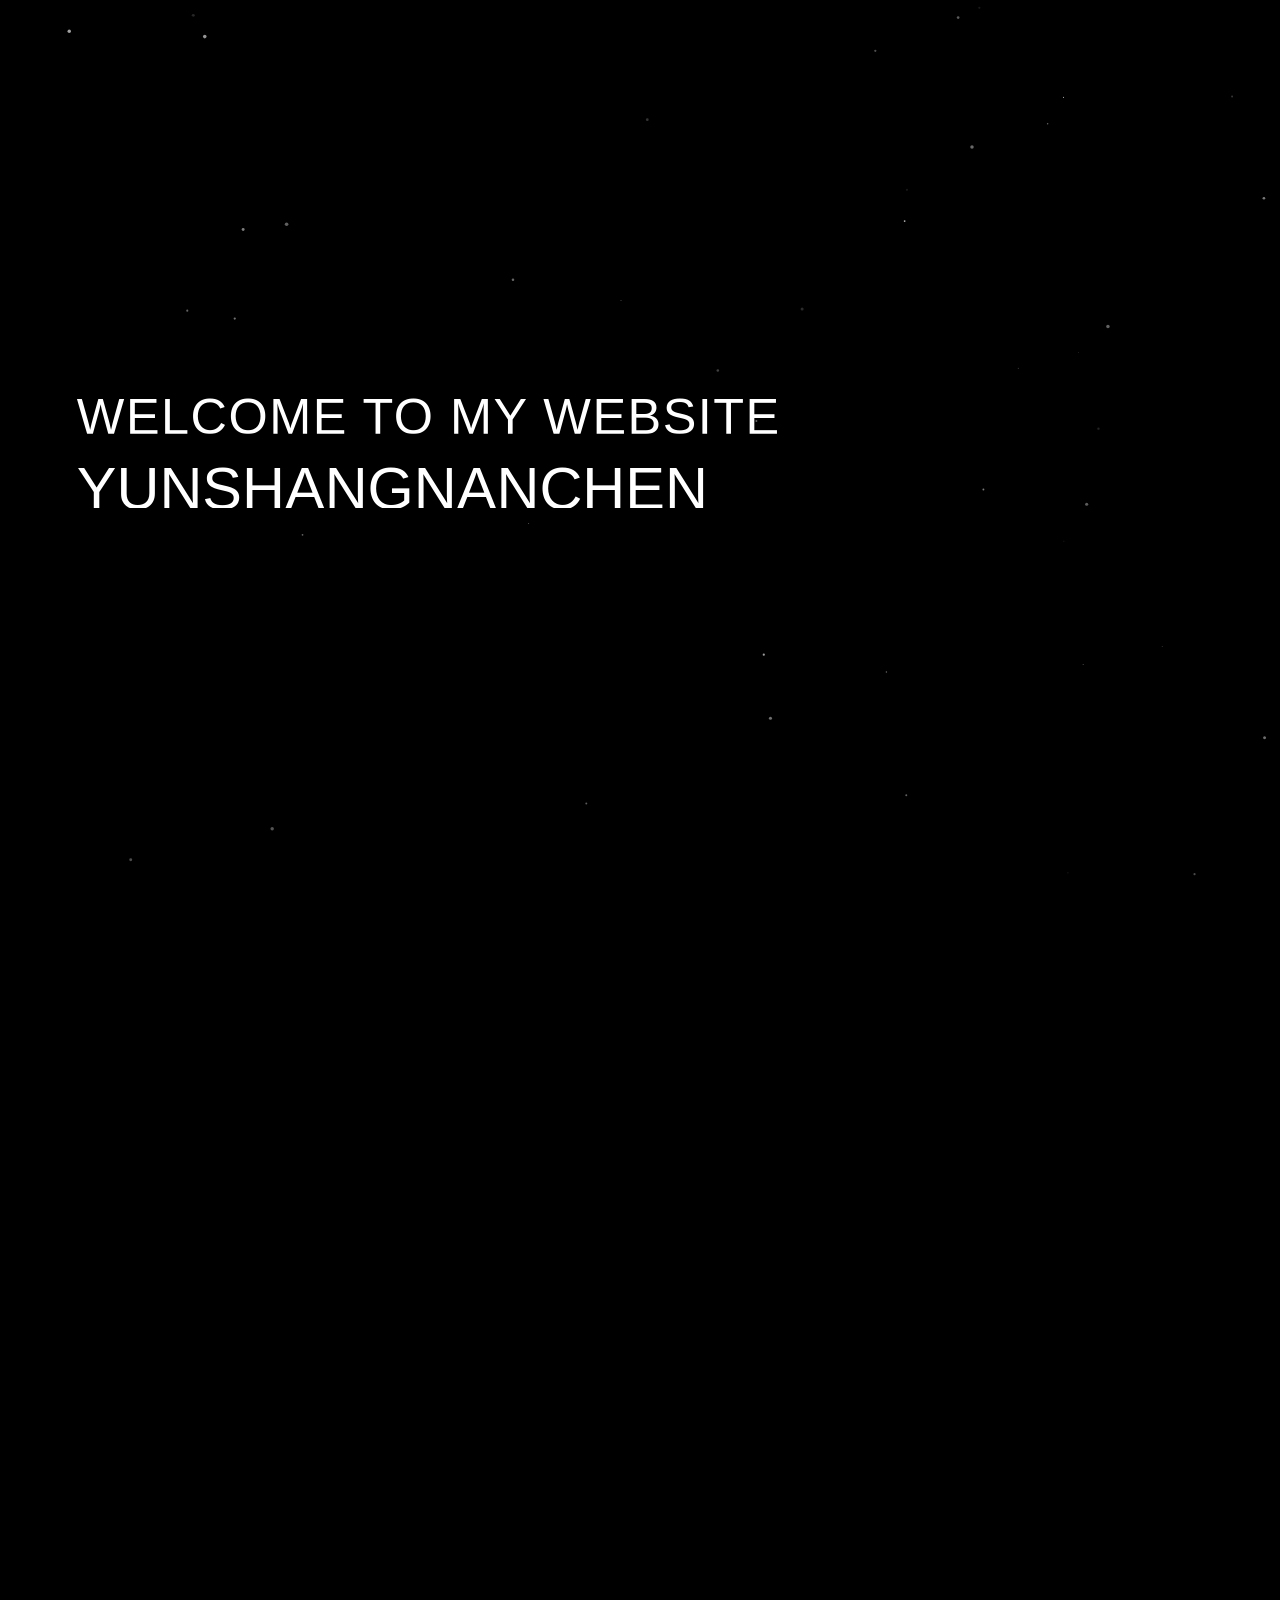
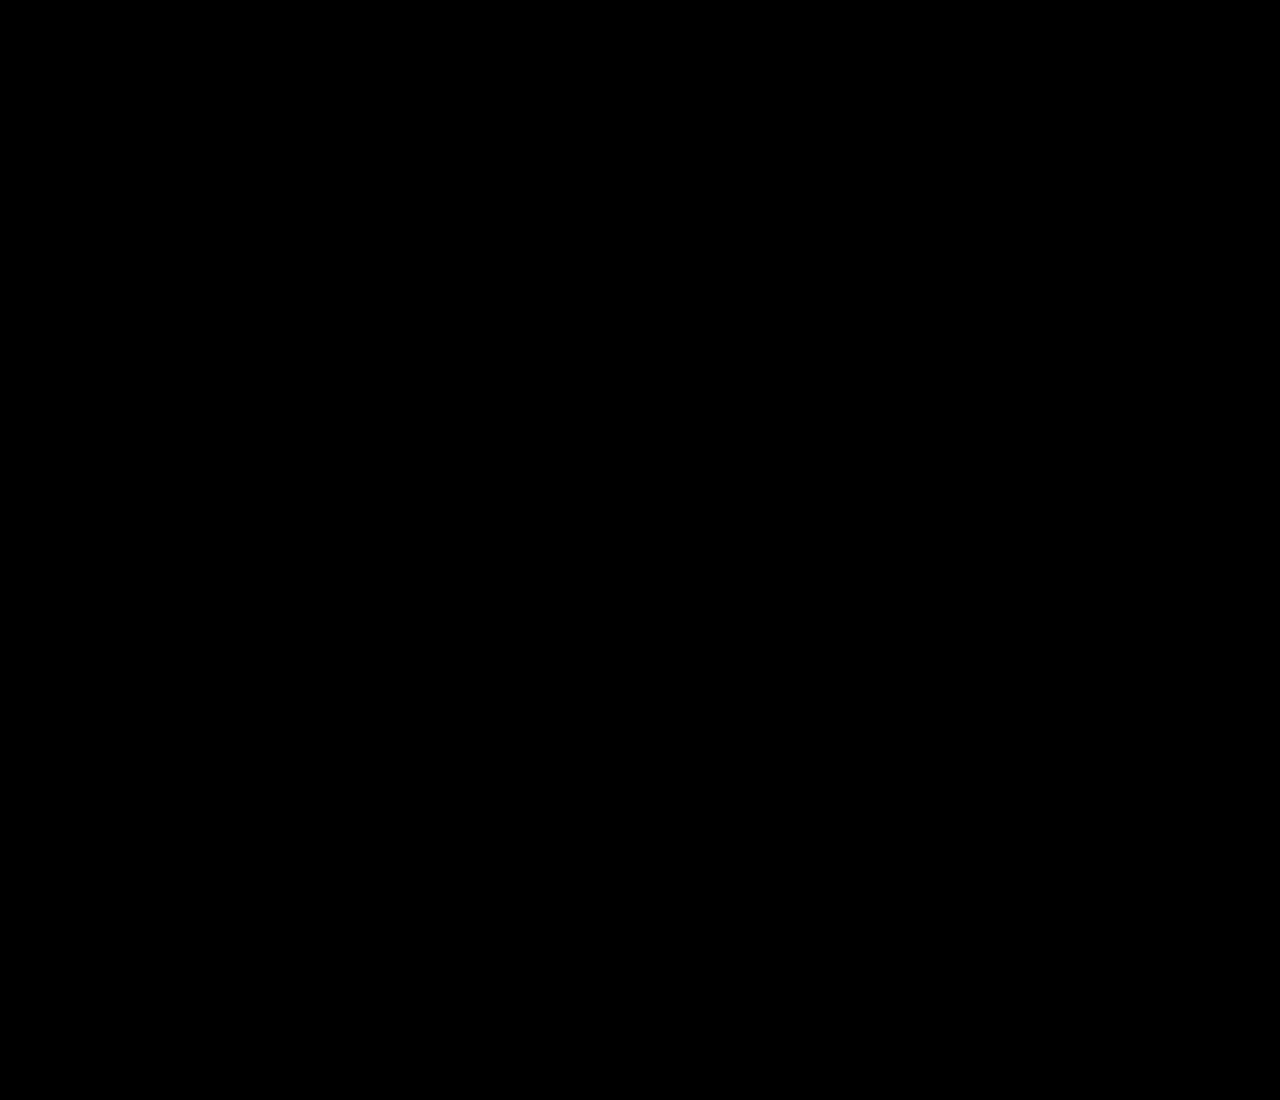
<file: index.html>
<!DOCTYPE html>
<html lang="zh-CN" data-page-node-id="CMomsHvpsPiCHzRTmp3KDl">
<head data-page-node-id="2MNUG43I93VpuBiLbAgdzu">
  <meta charset="UTF-8" data-page-node-id="64YjpBh4D8mpE6q3HvPfvX" />
  <meta name="viewport" content="width=device-width, initial-scale=1.0" data-page-node-id="4stB3K8bQ7zsEUKWL4zrvz" />
  <title>YUNSHANGNANCHEN</title>
  <meta name="theme-color" content="#000000" />
  <link rel="icon" type="image/svg+xml" href="assets/logo.svg" />
  <link rel="stylesheet" href="css/style.css?v=117" data-page-node-id="xi2WTGAs6AS8JpZ8TPHPvP" />
  <script>
    /* 同步执行：上一页点了站内链接时，新页面第一帧就用黑幕盖住，避免闪白 */
    try {
      if (sessionStorage.getItem('ncj:leaving') === '1') {
        document.documentElement.classList.add('veil-on');
      }
    } catch (e) {}
  </script>
</head>
<body data-page-node-id="3wuwwss1HHMGagCuVJLrpc">

  <!-- 页面转场黑幕（默认透明，由 transition.js 控制） -->
  <div class="page-veil" id="pageVeil" aria-hidden="true"></div>

  <!-- 开场动画：纯黑底 + 漂浮粒子，两行文字各自从口子中上滑，下部约 1/6 被遮 -->
  <div class="intro" id="intro" data-page-node-id="gmZumyNvQwBCX7d4s9kwio">
    <canvas class="intro-particles" id="introParticles" data-page-node-id="wjO3qM5lkaVBfbbZ6LdyNf"></canvas>
    <div class="intro-text" data-page-node-id="oNyN37RazAX4IH19oU377O">
      <div class="intro-mask intro-mask-1" data-page-node-id="g0696T8Ggvs6lI93uFvdkI">
        <p class="intro-line-1" data-page-node-id="2AqgUL0Sl02CdicPx9EwDz">WELCOME TO MY WEBSITE</p>
      </div>
      <div class="intro-mask intro-mask-2" data-page-node-id="EZa0DHFJXXiLNdZC1hEUEb">
        <p class="intro-line-2" data-page-node-id="VyPwjm8tZ0U2SrPURVpEtP">YUNSHANGNANCHEN</p>
      </div>
    </div>
  </div>

  <!-- 顶部菜单栏 -->
  <header class="navbar" id="navbar" data-page-node-id="tLH7QWXFhQgvysTHH48VTb">
    <a class="brand" href="#about" aria-label="前往关于我" data-page-node-id="etDKcoJkEc8r1qQVMn0QqQ">NANCHEN JIAJIA</a>
    <a class="logo" href="archive.html" aria-label="ARCHIVE" data-page-node-id="logoCenter">
      <img src="assets/logo.svg" alt="NanchenJiaJia Logo" data-page-node-id="logoImg" />
    </a>
    <nav class="menu" id="siteMenu" data-page-node-id="GOBhbCWQL1AJrhl53Gaj3I">
      <a href="#top" data-page-node-id="w6ItoGabniVZ53dACxnwRy"><span>HOME</span></a>
      <a href="studio.html" data-page-node-id="menuMusic"><span>STUDIO</span></a>
      <a href="github.html" data-page-node-id="menuGithub"><span>GITHUB</span></a>
      <a href="archive.html" data-page-node-id="menuArchive"><span>ARCHIVE</span></a>
    </nav>
    <button class="menu-toggle" id="menuToggle" type="button"
            aria-label="打开菜单" aria-controls="siteMenu" aria-expanded="false">
      <span class="bar"></span><span class="bar"></span><span class="bar"></span>
    </button>
  </header>

  <!-- 首屏：整屏图片；下滑时可视区（hero-frame）上下收窄，
       图片在可视区内始终居中，超出部分被裁切 -->
  <section class="hero" id="top" data-page-node-id="KgvQxsZ8oDL5ysFWUQUDG8">
    <div class="hero-sticky" data-page-node-id="NVcH6xXAY5ihn2E830Fe0I">
      <div class="hero-frame" id="heroFrame" data-page-node-id="mLigf4EAoz86CMJoN8oRe2">
        <img class="hero-img" id="heroImg" src="assets/hero.jpeg" alt="主页插画" data-page-node-id="cmiTPvZWBDqff84hfwURDB" />
        <div class="crop-edge" id="cropEdge" data-page-node-id="wtJ5oF1LWXTmAtdnpd4nV1"></div>
        <div class="hero-caption" data-page-node-id="fMmhPz6qUuo14KSA81J7Kf">
          <p class="caption-line" data-page-node-id="xjKGExhAEB7SFgev4134CY">“记忆决定意识，亦或是意识存在记忆”</p>
        </div>
      </div>
      <div class="scroll-hint" id="scrollHint" data-page-node-id="6fdAtPF1aoWAowXJ8LThmx">
        <span class="arrow" data-page-node-id="7etQn3s9V4CLfdgUpi9akq">↓</span>
        <span data-page-node-id="S1YEBNEIveJv0aPvKnQMWt">向下滚动</span>
      </div>
    </div>
  </section>

  <!-- 下滑出的内容：关于我 -->
  <main class="content" data-page-node-id="DnAUJldxDW2mPXIaaj1EIJ">
    <!-- 关于我：左边方框头像，右边名字 + 代码风格介绍，两者垂直居中对齐；
         三位成员轮流展示，每人打印完停留 1.5 秒后自动切到下一位（用斜杠 // 区分） -->
    <section class="about panel" id="about" data-page-node-id="eAjT1emfOIlSxi6aDwGyXV">
      <div class="about-row">
        <figure class="about-avatar" id="aboutAvatarBox" data-page-node-id="aboutAvatarBox">
          <img class="about-avatar-img" id="aboutAvatar" src="assets/avatar-yunshangnanchen.jpg"
               alt="头像" data-page-node-id="aboutAvatarImg" />
          <!-- 像素化 + 打印层：黑白、彩色两张 48×48 画布由 script.js 绘制 -->
          <div class="av-print" id="avPrint" aria-hidden="true">
            <canvas class="av-px av-px--mono" id="avMono" width="48" height="48"></canvas>
            <canvas class="av-px av-px--color" id="avColor" width="48" height="48"></canvas>
            <span class="av-scan" id="avScan"></span>
          </div>
        </figure>
        <div class="about-text" data-page-node-id="aboutText">
          <!-- 代码风格的「关于我」：每行 行号 | 内容，由 script.js 按当前成员动态渲染 -->
          <div class="code-block" data-page-node-id="codeBlock">
            <div class="code-body" id="codeBody"></div>
          </div>
        </div>
      </div>
      <!-- 三位成员切换器：三个横杠，位于头像+介绍的正下方居中；点击切换（点击后停止自动轮播） -->
      <div class="people-switch" id="peopleSwitch" role="tablist" aria-label="切换成员"></div>
    </section>

    <footer class="footer" data-page-node-id="xrzIpXdblV87m3LR51BMRI">
      <span data-page-node-id="GH4KpCzc6vsJT3GAPHmBxa">© 2026 YUNSHANGNANCHEN</span>
    </footer>
  </main>

  <!-- 全站漂浮粒子：固定在窗口上，白色微光点从下往上缓缓浮起 -->
  <canvas class="bg-particles" id="bgParticles" aria-hidden="true" data-page-node-id="bgParticles"></canvas>

  <script src="vendor/gsap.min.js"></script>
  <script src="vendor/ScrollTrigger.min.js"></script>
  <script src="js/particles.js?v=1"></script>
  <script src="js/transition.js?v=2"></script>
  <script src="js/nav.js?v=1"></script>
  <script src="js/script.js?v=56"></script>
  <script src="js/bgm.js?v=10"></script>
</body>
</html>
</file>
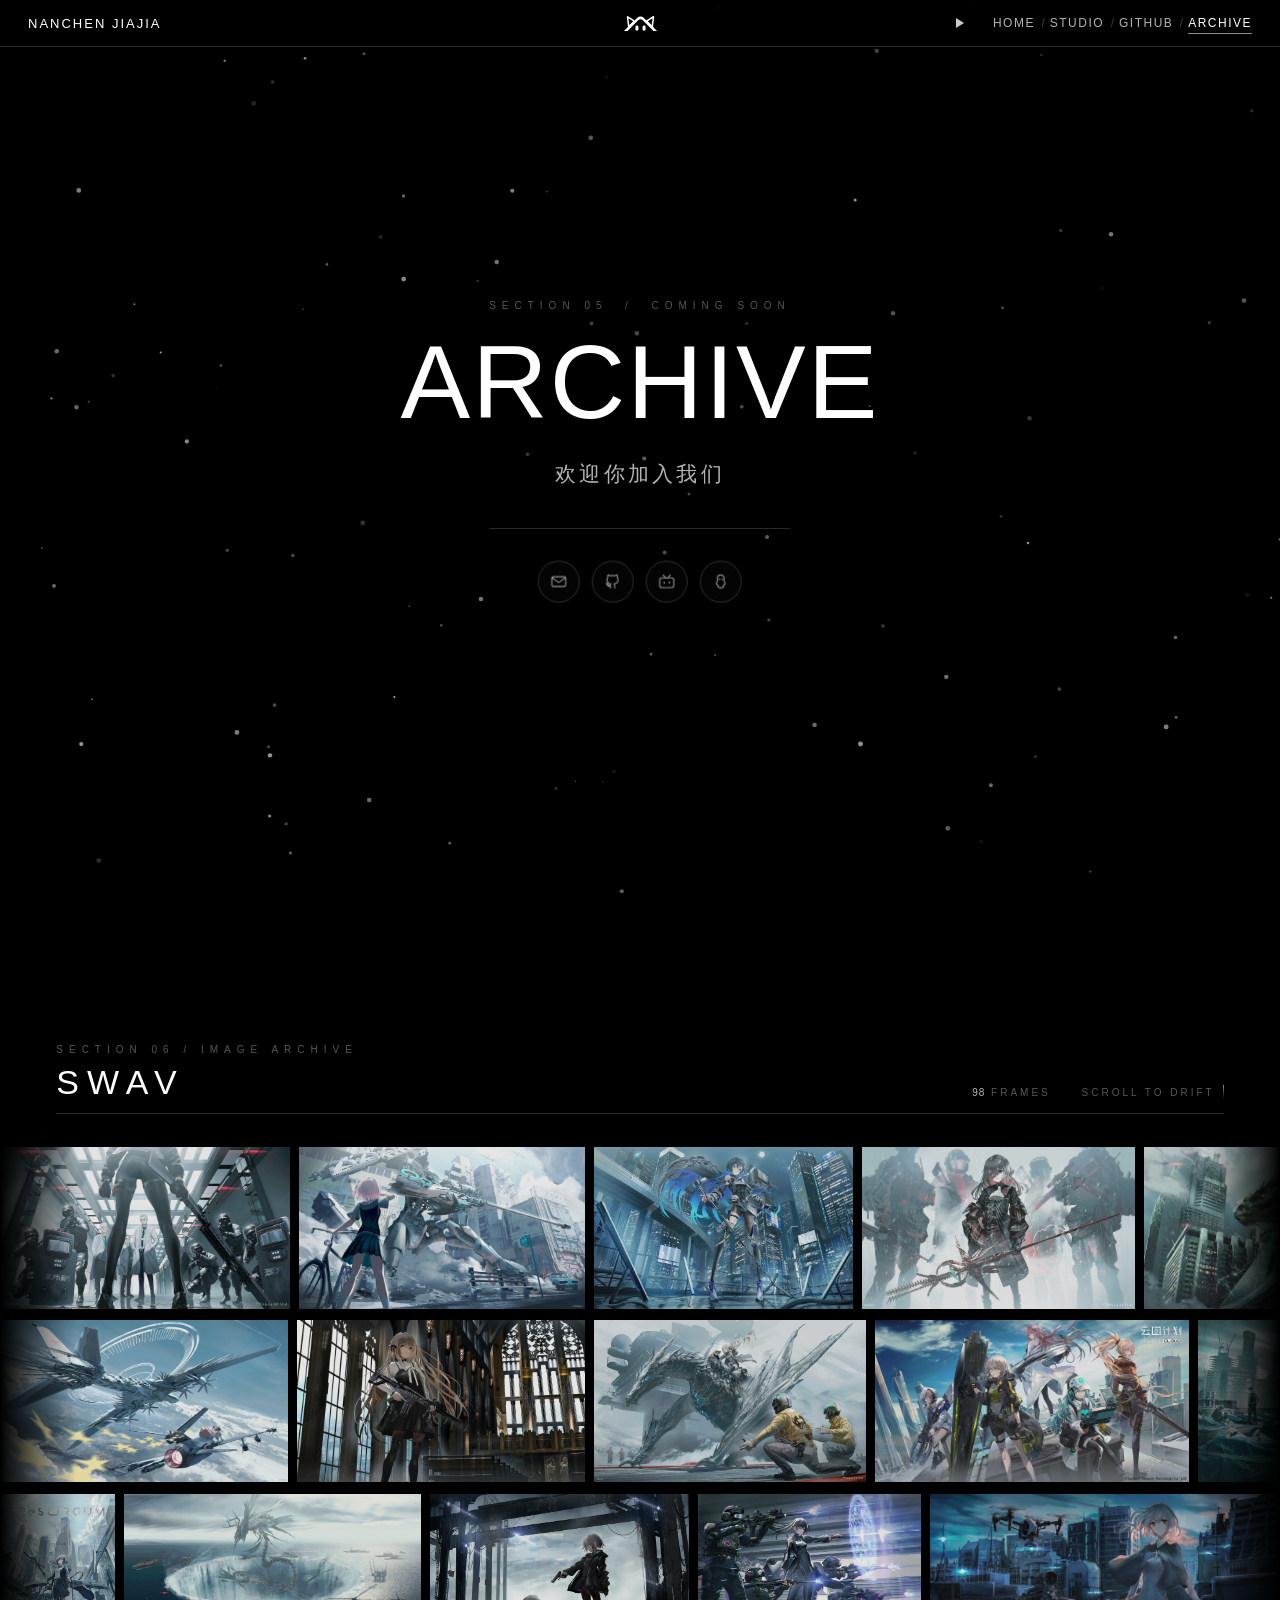
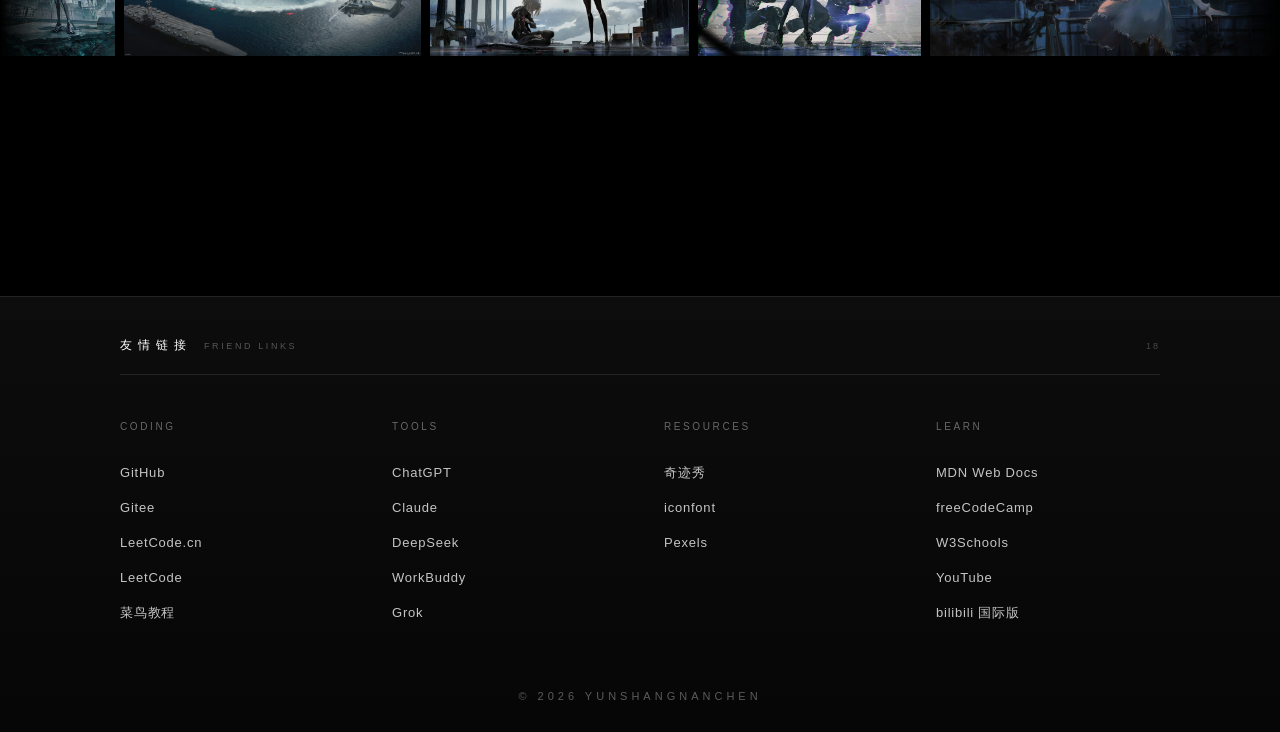
<file: archive.html>
<!DOCTYPE html>
<html lang="zh-CN">
<head>
  <meta charset="UTF-8" />
  <meta name="viewport" content="width=device-width, initial-scale=1.0" />
  <title>ARCHIVE — YUNSHANGNANCHEN</title>
  <meta name="theme-color" content="#000000" />
  <link rel="icon" type="image/svg+xml" href="assets/logo.svg" />
  <link rel="stylesheet" href="css/style.css?v=117" />
  <!-- 同步执行：上一页点了站内链接时，新页面第一帧就用黑幕盖住，避免闪白 -->
  <script>
    try {
      document.documentElement.classList.add('js-on');
      if (sessionStorage.getItem('ncj:leaving') === '1') {
        document.documentElement.classList.add('veil-on');
      }
    } catch (e) {}
  </script>
</head>
<body>

  <!-- 页面转场黑幕（默认透明，由 transition.js 控制） -->
  <div class="page-veil" id="pageVeil" aria-hidden="true"></div>

  <!-- 漂浮粒子背景：与主页同款，固定铺满视口、位于内容之下 -->
  <canvas class="bg-particles" id="bgParticles" aria-hidden="true"></canvas>

  <!-- 顶部菜单栏（与主页一致，ARCHIVE 为当前页） -->
  <header class="navbar" id="navbar">
    <a class="brand" href="github.html" aria-label="前往 GITHUB">NANCHEN JIAJIA</a>
    <a class="logo" href="archive.html" aria-label="ARCHIVE">
      <img src="assets/logo.svg" alt="NanchenJiaJia Logo" />
    </a>
    <nav class="menu" id="siteMenu">
      <a href="index.html"><span>HOME</span></a>
      <a href="studio.html"><span>STUDIO</span></a>
      <a href="github.html"><span>GITHUB</span></a>
      <a href="archive.html" class="active"><span>ARCHIVE</span></a>
    </nav>
    <button class="menu-toggle" id="menuToggle" type="button"
            aria-label="打开菜单" aria-controls="siteMenu" aria-expanded="false">
      <span class="bar"></span><span class="bar"></span><span class="bar"></span>
    </button>
  </header>

  <!-- 主体：ARCHIVE 页
       1) SECTION 05 / ARCHIVE / 欢迎你加入我们 逐字打字入场
       2) 打完后等高线背景淡入，并持续缓慢流动
       3) logo.svg 被采样成粒子点阵，从四处飞入拼成 logo（archive.js） -->
  <main class="archive-page">
    <div class="arc-grid">

      <div class="arc-text">
        <p class="arc-kicker">
          <span class="arc-type" data-type="SECTION 05  /  COMING SOON">SECTION 05  /  COMING SOON</span>
        </p>
        <h1 class="arc-title">
          <span class="arc-type arc-type--xl" data-type="ARCHIVE">ARCHIVE</span>
        </h1>
        <p class="arc-desc">
          <span class="arc-type" data-type="欢迎你加入我们">欢迎你加入我们</span>
        </p>
        <div class="arc-rule" aria-hidden="true"></div>

        <!-- 联系方式圆形按钮：链接先占位，后续替换 href 即可 -->
        <div class="arc-social" aria-label="联系方式">
          <a class="arc-soc" href="mailto:DYBAGE@outlook.com" aria-label="邮箱" title="邮箱">
            <svg viewBox="0 0 24 24" fill="none" stroke="currentColor" stroke-width="1.5"
                 stroke-linecap="round" stroke-linejoin="round" aria-hidden="true">
              <rect x="2.75" y="5.5" width="18.5" height="13" rx="2.2" />
              <path d="m3.4 7.1 8.6 6.1 8.6-6.1" />
            </svg>
          </a>
          <a class="arc-soc" href="https://github.com/canfengplaeir" target="_blank" rel="noopener noreferrer"
             aria-label="GitHub" title="GitHub">
            <svg viewBox="0 0 24 24" fill="none" stroke="currentColor" stroke-width="1.5"
                 stroke-linecap="round" stroke-linejoin="round" aria-hidden="true">
              <path d="M9 20.2v-2.1c-3.2.6-4-1.4-4-1.4-.5-1.2-1.2-1.5-1.2-1.5-1-.7.1-.7.1-.7 1.1.1 1.7 1.2 1.7 1.2 1 1.7 2.6 1.2 3.2.9.1-.8.4-1.3.8-1.6-2.6-.3-5.3-1.3-5.3-5.7 0-1.3.5-2.3 1.2-3.1-.1-.3-.5-1.5.1-3.1 0 0 1-.3 3.2 1.2a11 11 0 0 1 5.8 0c2.2-1.5 3.2-1.2 3.2-1.2.6 1.6.2 2.8.1 3.1.8.8 1.2 1.8 1.2 3.1 0 4.4-2.7 5.4-5.3 5.7.4.4.8 1.1.8 2.2v3.3" />
            </svg>
          </a>
          <a class="arc-soc" href="https://www.bilibili.com/" target="_blank" rel="noopener noreferrer"
             aria-label="哔哩哔哩" title="哔哩哔哩">
            <svg viewBox="0 0 24 24" fill="none" stroke="currentColor" stroke-width="1.5"
                 stroke-linecap="round" stroke-linejoin="round" aria-hidden="true">
              <rect x="2.6" y="7" width="18.8" height="13" rx="3" />
              <path d="m7.2 3.2 3.3 3.8M16.8 3.2l-3.3 3.8M8.5 12.3v2.1M15.5 12.3v2.1" />
            </svg>
          </a>
          <a class="arc-soc" href="https://wpa.qq.com/msgrd?v=3&amp;uin=2147606879&amp;site=qq&amp;menu=yes"
             target="_blank" rel="noopener noreferrer" aria-label="QQ" title="QQ">
            <svg viewBox="0 0 24 24" fill="none" stroke="currentColor" stroke-width="1.5"
                 stroke-linecap="round" stroke-linejoin="round" aria-hidden="true">
              <path d="M12 3.2c-2.7 0-4.6 2.2-4.6 5.1 0 .9.2 1.7.5 2.4-1 1.2-1.7 2.8-1.7 4 0 .7.4 1 1 .9.5.9 1.1 1.5 1.7 1.9-.4.3-.6.7-.6 1 0 .9 1 1.6 2.3 1.6h2.8c1.3 0 2.3-.7 2.3-1.6 0-.3-.2-.7-.6-1 .6-.4 1.2-1 1.7-1.9.6.1 1-.2 1-.9 0-1.2-.7-2.8-1.7-4 .3-.7.5-1.5.5-2.4 0-2.9-1.9-5.1-4.6-5.1Z" />
              <path d="M10.2 8.6h.02M13.8 8.6h.02" stroke-width="2.1" />
            </svg>
          </a>
        </div>
      </div>

      <div class="arc-visual">
        <canvas class="arc-logo" id="arcLogo" aria-hidden="true"></canvas>
        <img class="arc-logo-img" id="arcLogoImg" src="assets/logo.svg" alt="NANCHEN JIAJIA 标志" />
      </div>

    </div>
  </main>

  <!-- 图片册：三排横向长条贯穿整幅宽度，随页面滚动左右平移（gallery.js）
       上、下两排向左，中间一排向右；页面停，图就停 -->
  <section class="arc-gallery" id="arcGallery" aria-labelledby="arcGalTitle">
    <div class="arc-gal-stage">
      <div class="arc-gal-head">
        <div class="arc-gal-headline">
          <span class="arc-gal-kicker">SECTION 06  /  IMAGE ARCHIVE</span>
          <h2 class="arc-gal-title" id="arcGalTitle">SWAV</h2>
        </div>
        <div class="arc-gal-meta">
          <span class="arc-gal-count"><b id="arcGalCount">—</b> FRAMES</span>
          <span class="arc-gal-hint">SCROLL TO DRIFT<i></i></span>
        </div>
      </div>

      <div class="arc-gal-rows" id="arcGalRows">
        <div class="arc-gal-row" data-dir="-1"><div class="arc-gal-track"></div></div>
        <div class="arc-gal-row" data-dir="1"><div class="arc-gal-track"></div></div>
        <div class="arc-gal-row" data-dir="-1"><div class="arc-gal-track"></div></div>
      </div>
    </div>
  </section>

  <footer class="footer--links">
    <div class="fl-band">
      <div class="fl-head">
        <span class="fl-title">友情链接</span>
        <span class="fl-sub">FRIEND LINKS</span>
        <span class="fl-count">18</span>
      </div>
      <nav class="fl-grid" aria-label="友情链接">
        <div class="fl-col">
          <span class="fl-col-title">Coding</span>
          <a class="fl-link" href="https://github.com/" target="_blank" rel="noopener noreferrer"><span class="fl-name">GitHub</span></a>
          <a class="fl-link" href="https://gitee.com/" target="_blank" rel="noopener noreferrer"><span class="fl-name">Gitee</span></a>
          <a class="fl-link" href="https://leetcode.cn/" target="_blank" rel="noopener noreferrer"><span class="fl-name">LeetCode.cn</span></a>
          <a class="fl-link" href="https://leetcode.com/" target="_blank" rel="noopener noreferrer"><span class="fl-name">LeetCode</span></a>
          <a class="fl-link" href="https://www.runoob.com/" target="_blank" rel="noopener noreferrer"><span class="fl-name">菜鸟教程</span></a>
        </div>
        <div class="fl-col">
          <span class="fl-col-title">Tools</span>
          <a class="fl-link" href="https://chatgpt.com/" target="_blank" rel="noopener noreferrer"><span class="fl-name">ChatGPT</span></a>
          <a class="fl-link" href="https://claude.ai/" target="_blank" rel="noopener noreferrer"><span class="fl-name">Claude</span></a>
          <a class="fl-link" href="https://chat.deepseek.com/" target="_blank" rel="noopener noreferrer"><span class="fl-name">DeepSeek</span></a>
          <a class="fl-link" href="https://www.workbuddy.cn/" target="_blank" rel="noopener noreferrer"><span class="fl-name">WorkBuddy</span></a>
          <a class="fl-link" href="https://grok.com/" target="_blank" rel="noopener noreferrer"><span class="fl-name">Grok</span></a>
        </div>
        <div class="fl-col">
          <span class="fl-col-title">Resources</span>
          <a class="fl-link" href="https://www.qijishow.com/" target="_blank" rel="noopener noreferrer"><span class="fl-name">奇迹秀</span></a>
          <a class="fl-link" href="https://www.iconfont.cn/" target="_blank" rel="noopener noreferrer"><span class="fl-name">iconfont</span></a>
          <a class="fl-link" href="https://www.pexels.com/" target="_blank" rel="noopener noreferrer"><span class="fl-name">Pexels</span></a>
        </div>
        <div class="fl-col">
          <span class="fl-col-title">Learn</span>
          <a class="fl-link" href="https://developer.mozilla.org/" target="_blank" rel="noopener noreferrer"><span class="fl-name">MDN Web Docs</span></a>
          <a class="fl-link" href="https://www.freecodecamp.org/" target="_blank" rel="noopener noreferrer"><span class="fl-name">freeCodeCamp</span></a>
          <a class="fl-link" href="https://www.w3schools.com/" target="_blank" rel="noopener noreferrer"><span class="fl-name">W3Schools</span></a>
          <a class="fl-link" href="https://www.youtube.com/" target="_blank" rel="noopener noreferrer"><span class="fl-name">YouTube</span></a>
          <a class="fl-link" href="https://www.bilibili.tv/" target="_blank" rel="noopener noreferrer"><span class="fl-name">bilibili 国际版</span></a>
        </div>
      </nav>
    </div>
    <div class="fl-copy">© 2026 YUNSHANGNANCHEN</div>
  </footer>

  <script src="vendor/gsap.min.js"></script>
  <script src="vendor/ScrollTrigger.min.js"></script>
  <script src="js/particles.js?v=1"></script>
  <script src="js/transition.js?v=2"></script>
  <script src="js/nav.js?v=1"></script>
  <script src="js/bgm.js?v=10"></script>
  <script src="js/archive.js?v=46"></script>
  <script src="js/gallery-list.js?v=1"></script>
  <script src="js/gallery.js?v=7"></script>
</body>
</html>
</file>
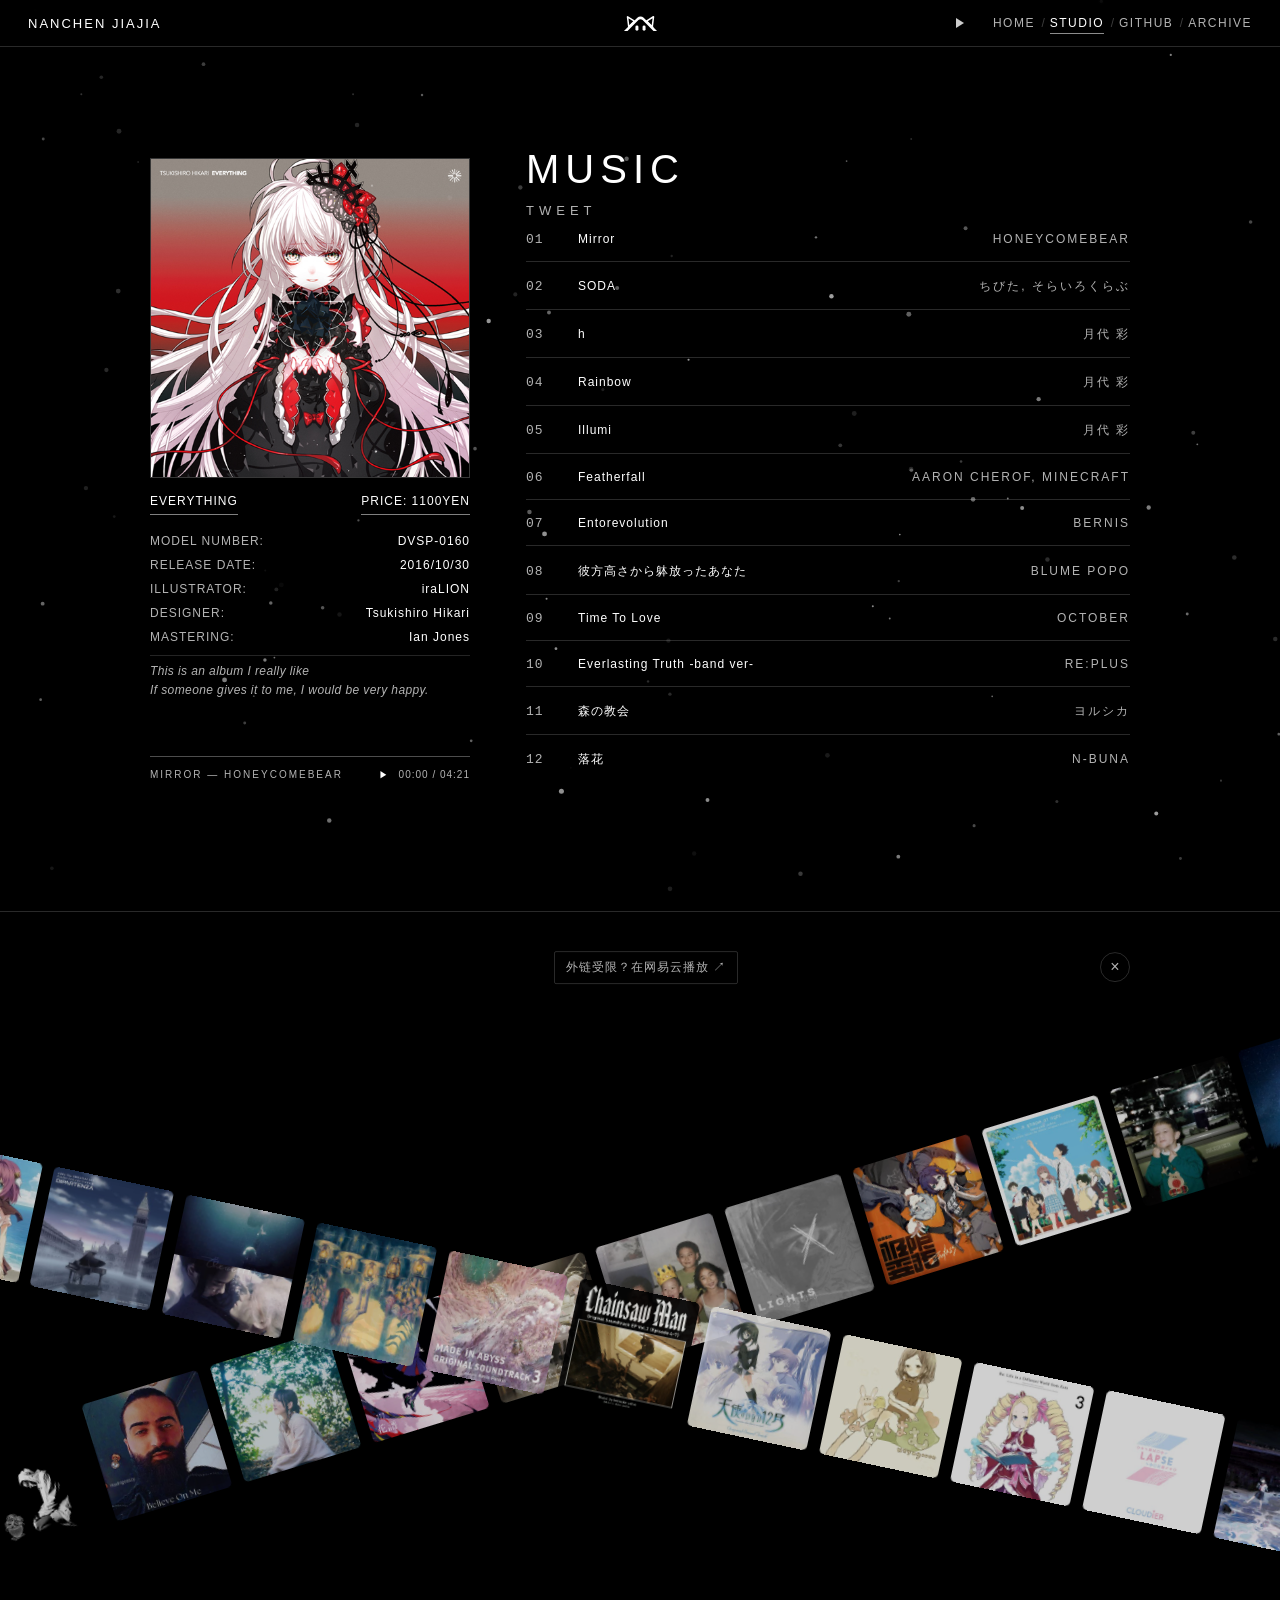
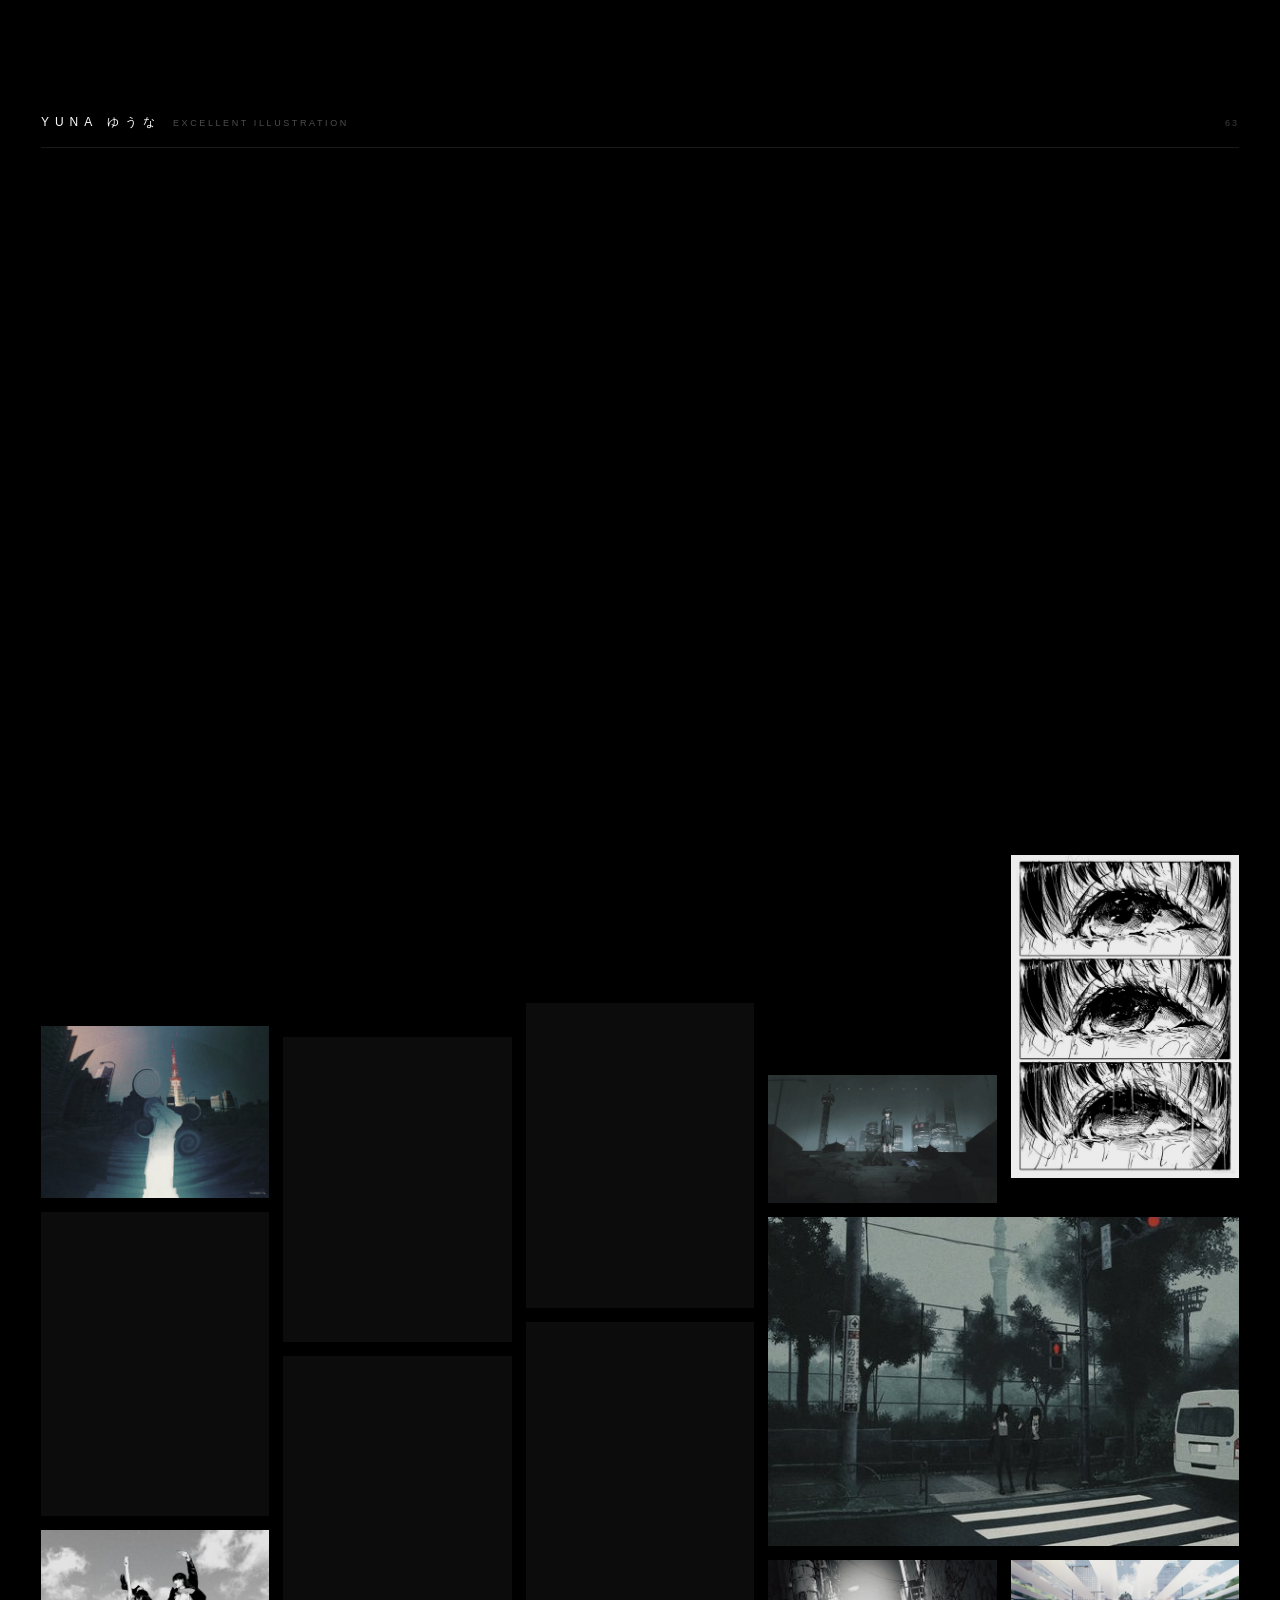
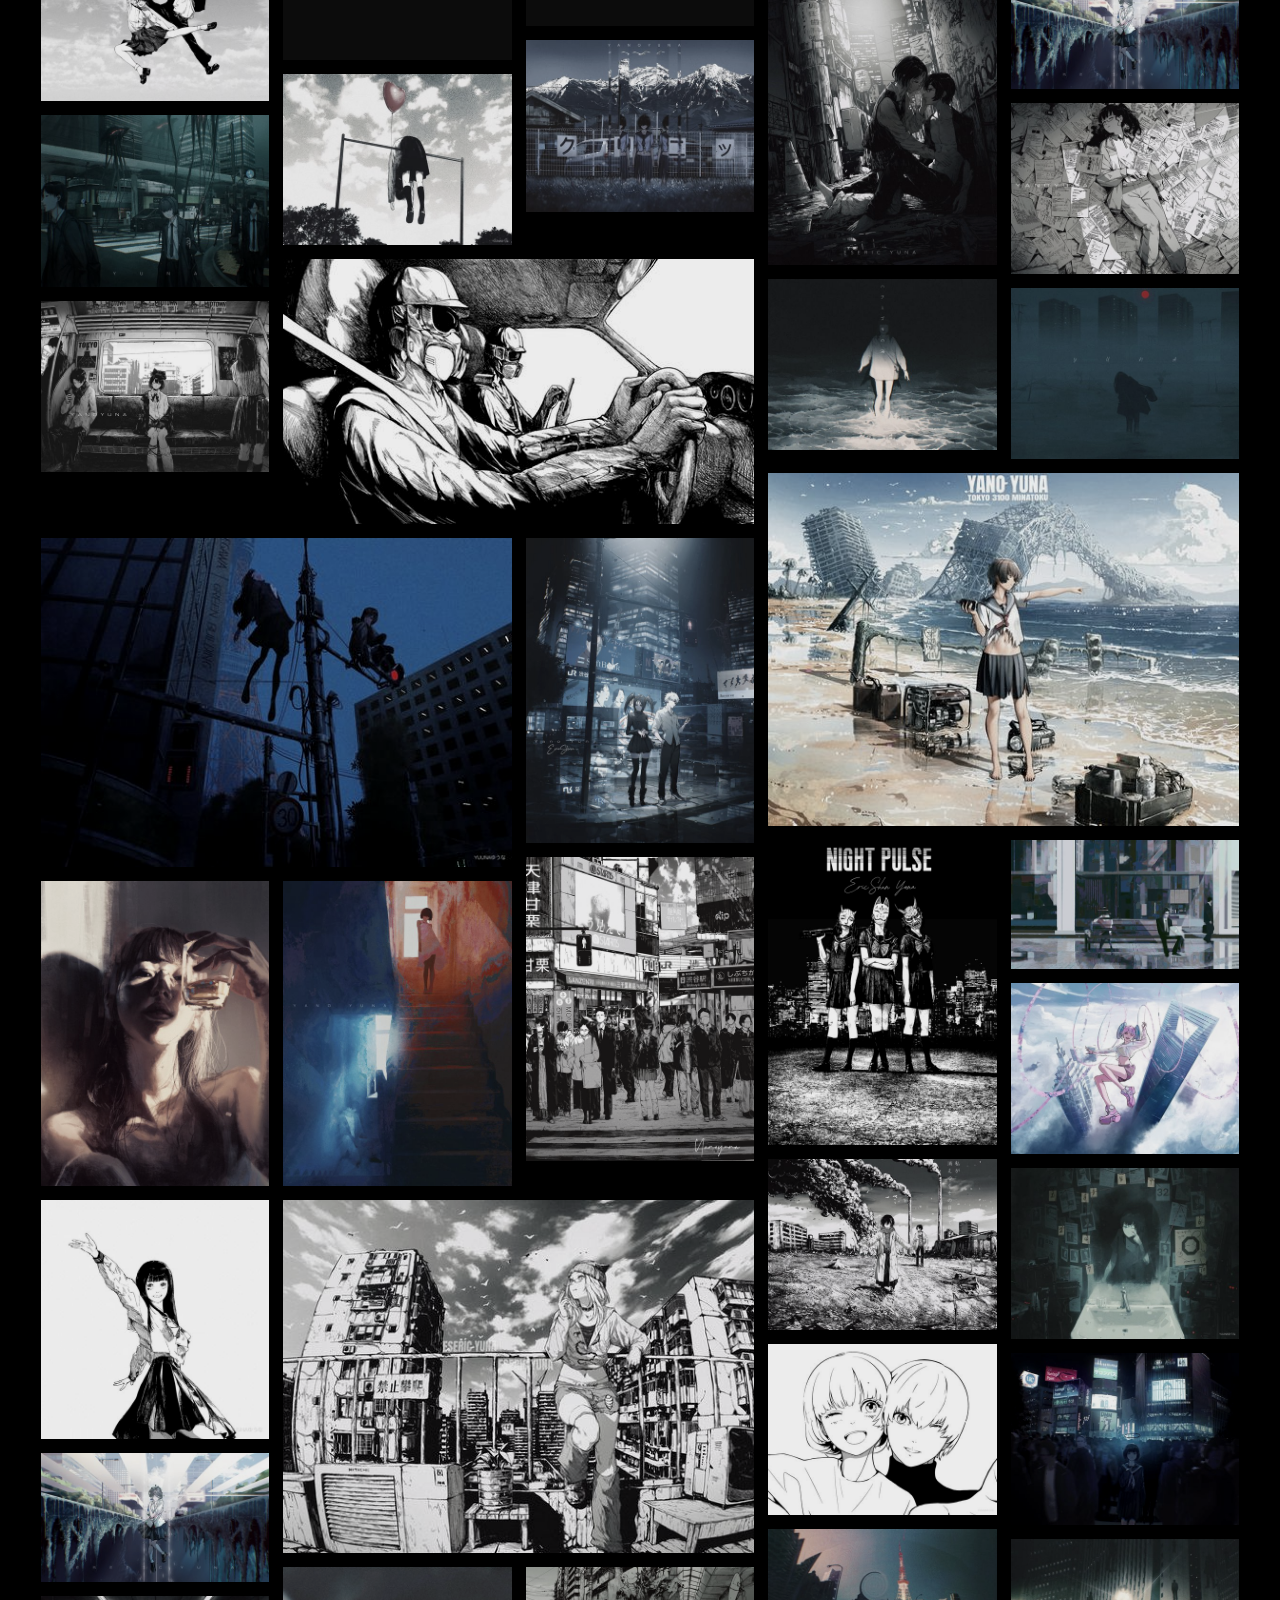
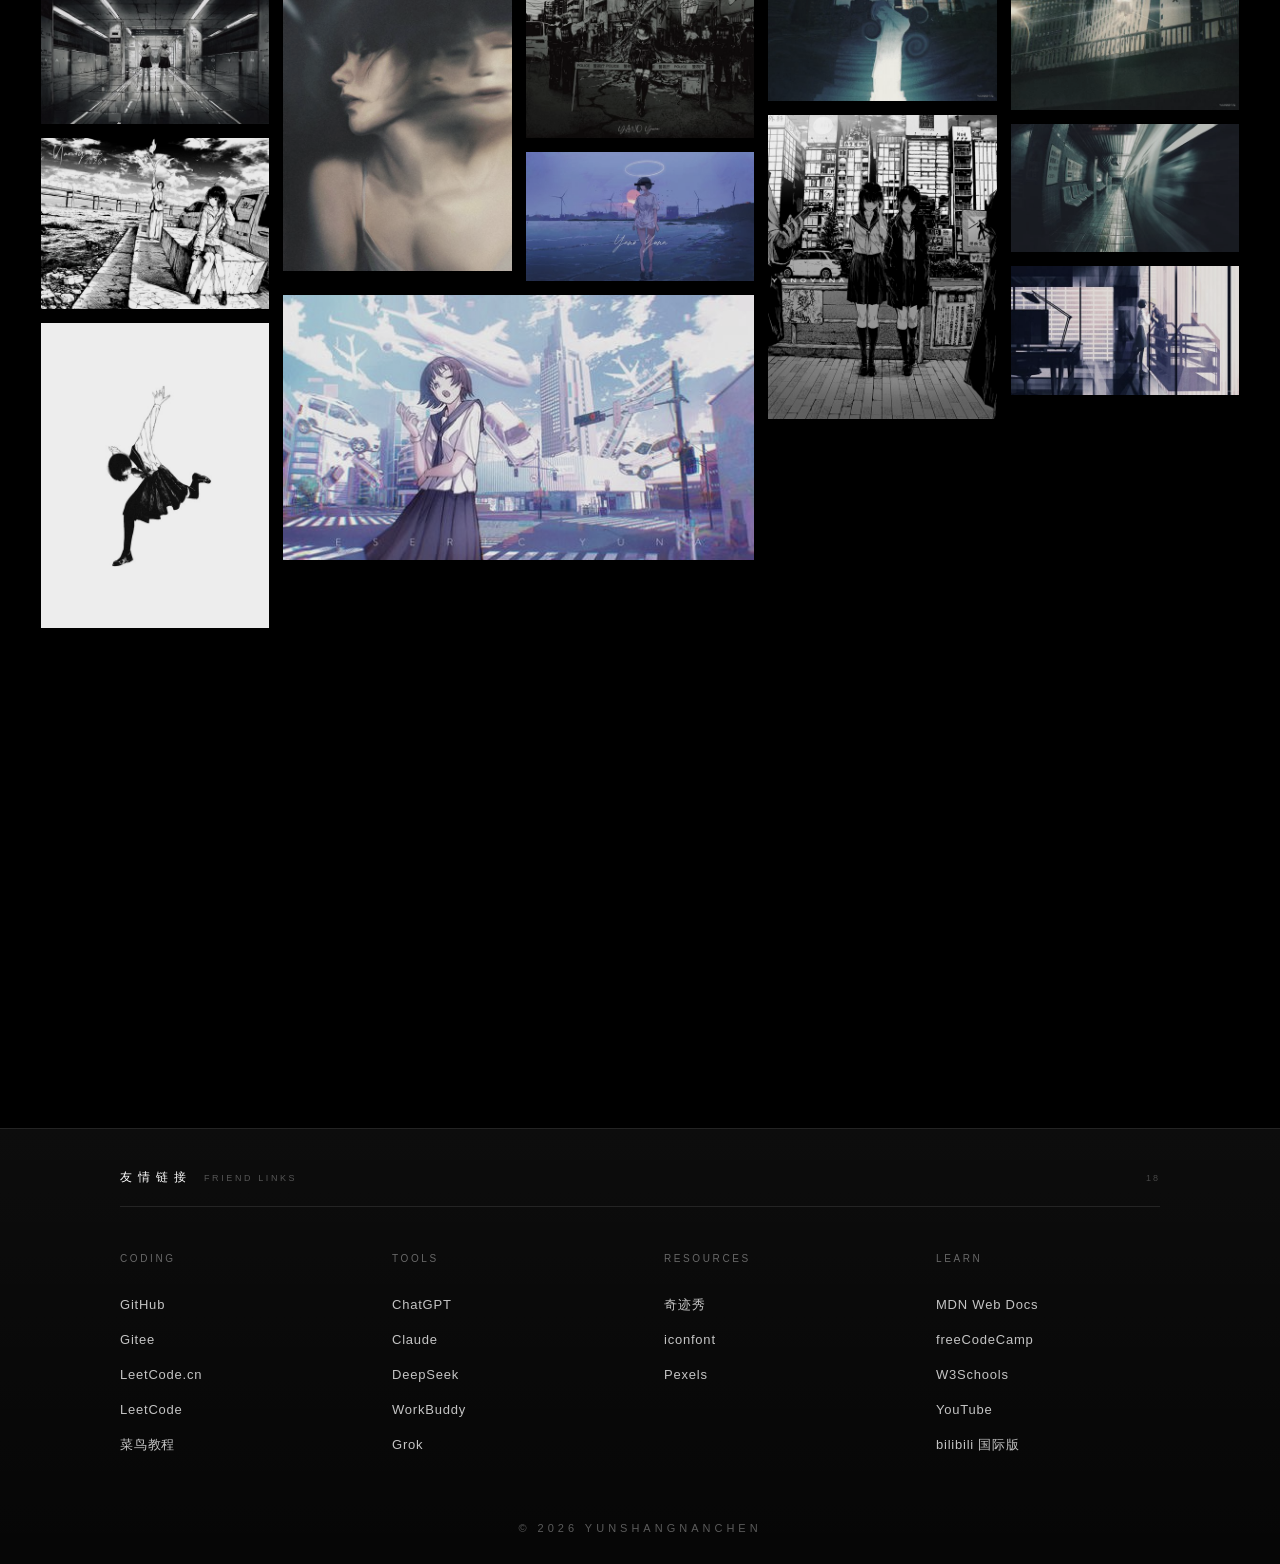
<file: studio.html>
<!DOCTYPE html>
<html lang="zh-CN">
<head>
  <meta charset="UTF-8" />
  <meta name="viewport" content="width=device-width, initial-scale=1.0" />
  <title>STUDIO — 南辰佳佳</title>
  <meta name="theme-color" content="#000000" />
  <link rel="icon" type="image/svg+xml" href="assets/logo.svg" />
  <link rel="stylesheet" href="css/style.css?v=117" />
  <!-- 同步执行：上一页点了站内链接时，新页面第一帧就用黑幕盖住，避免闪白 -->
  <script>
    try {
      if (sessionStorage.getItem('ncj:leaving') === '1') {
        document.documentElement.classList.add('veil-on');
      }
    } catch (e) {}
  </script>
</head>
<body>

  <!-- 页面转场黑幕（默认透明，由 transition.js 控制） -->
  <div class="page-veil" id="pageVeil" aria-hidden="true"></div>

  <!-- 顶部菜单栏（与主页一致，STUDIO 为当前页） -->
  <header class="navbar" id="navbar">
    <a class="brand" href="github.html" aria-label="前往 GITHUB">NANCHEN JIAJIA</a>
    <a class="logo" href="archive.html" aria-label="ARCHIVE">
      <img src="assets/logo.svg" alt="NanchenJiaJia Logo" />
    </a>
    <nav class="menu" id="siteMenu">
      <a href="index.html"><span>HOME</span></a>
      <a href="studio.html" class="active"><span>STUDIO</span></a>
      <a href="github.html"><span>GITHUB</span></a>
      <a href="archive.html"><span>ARCHIVE</span></a>
    </nav>
    <button class="menu-toggle" id="menuToggle" type="button"
            aria-label="打开菜单" aria-controls="siteMenu" aria-expanded="false">
      <span class="bar"></span><span class="bar"></span><span class="bar"></span>
    </button>
  </header>

  <!-- 主体：专辑页面 -->
<main class="music-page">
    <section class="album">
      <div class="album-left">
        <div class="album-cover">
          <img src="assets/j_m_DVSP-0160.jpg" alt="Everything — album cover" />
        </div>
        <div class="album-meta">
          <div class="meta-head">
            <span class="meta-name">Everything</span>
            <span class="meta-price">Price: 1100YEN</span>
          </div>
          <dl class="meta-list">
            <div class="meta-row"><dt>Model Number</dt><dd>DVSP-0160</dd></div>
            <div class="meta-row"><dt>Release Date</dt><dd>2016/10/30</dd></div>
            <div class="meta-row"><dt>Illustrator</dt><dd>iraLION</dd></div>
            <div class="meta-row"><dt>Designer</dt><dd>Tsukishiro Hikari</dd></div>
            <div class="meta-row"><dt>Mastering</dt><dd>Ian Jones</dd></div>
            <div class="meta-row meta-note"><dd>This is an album I really like<br>If someone gives it to me, I would be very happy.</dd>
          </dl>

          <!-- 封面文字下方的直线音频条：点一下播放/暂停 Mirror -->
        <div class="soundbar" id="soundbar" role="button" tabindex="0"
             aria-label="Mirror 播放 / 暂停" aria-pressed="false" data-state="idle">
          <canvas class="sb-spectrum" id="sbSpectrum" aria-hidden="true"></canvas>
          <span class="sb-line"><span class="sb-fill" id="sbFill"></span><span class="sb-knob" id="sbKnob"></span></span>
            <span class="sb-info">
              <span class="sb-title" id="sbTitle">Mirror — HoneyComeBear</span>
              <span class="sb-right">
                <span class="sb-icon" id="sbIcon" aria-hidden="true">▶</span>
                <span class="sb-time" id="sbTime">00:00 / 00:00</span>
              </span>
            </span>
          </div>
        </div>
      </div>
      <div class="album-info">
        <header class="album-head">
          <h1 class="album-title">Music</h1>
          <p class="album-sub">Tweet</p>
        </header>

        <ol class="tracks">
          <li class="track track-mirror" data-play="mirror" title="点击直接播放 Mirror"><span class="t-no">01</span><span class="t-title">Mirror</span><span class="t-artist">HoneyComeBear</span></li>
          <li class="track track-soda" data-play="soda" title="点击直接播放 SODA"><span class="t-no">02</span><span class="t-title">SODA</span><span class="t-artist">ちびた, そらいろくらぶ</span></li>
          <li class="track track-h" data-play="h" title="点击直接播放 h"><span class="t-no">03</span><span class="t-title">h</span><span class="t-artist">月代 彩</span></li>
          <li class="track track-rainbow" data-play="rainbow" title="点击直接播放 Rainbow"><span class="t-no">04</span><span class="t-title">Rainbow</span><span class="t-artist">月代 彩</span></li>
          <li class="track track-illumi" data-play="illumi" title="点击直接播放 Illumi"><span class="t-no">05</span><span class="t-title">Illumi</span><span class="t-artist">月代 彩</span></li>
          <li class="track track-featherfall" data-play="featherfall" title="点击直接播放 Featherfall"><span class="t-no">06</span><span class="t-title">Featherfall</span><span class="t-artist">Aaron Cherof, Minecraft</span></li>
          <li class="track track-entorevolution" data-play="entorevolution" title="点击直接播放 Entorevolution"><span class="t-no">07</span><span class="t-title">Entorevolution</span><span class="t-artist">Bernis</span></li>
          <li class="track track-blumepopo" data-play="blumepopo" title="点击直接播放 彼方高さから躰放ったあなた"><span class="t-no">08</span><span class="t-title">彼方高さから躰放ったあなた</span><span class="t-artist">Blume popo</span></li>
          <li class="track track-timetolove" data-play="timetolove" title="点击直接播放 Time To Love"><span class="t-no">09</span><span class="t-title">Time To Love</span><span class="t-artist">October</span></li>
          <li class="track track-everlasting" data-play="everlasting" title="点击直接播放 Everlasting Truth -band ver-"><span class="t-no">10</span><span class="t-title">Everlasting Truth -band ver-</span><span class="t-artist">re:plus</span></li>
          <li class="track track-yorushika" data-play="yorushika" title="点击直接播放 森の教会"><span class="t-no">11</span><span class="t-title">森の教会</span><span class="t-artist">ヨルシカ</span></li>
          <li class="track track-rakka" data-play="rakka" title="点击直接播放 落花"><span class="t-no">12</span><span class="t-title">落花</span><span class="t-artist">n-buna</span></li>
        </ol>
      </div>
    </section>
  </main>

  <!-- 封面花带：两条斜向长条，从页面两侧伸入，交叉成不规则的 X -->
  <!-- 封面由 ribbon.js 每次加载随机抽取并注入（.cx-track 留空，无 JS 时只是一条空白区）
       加了新封面就改 data-cover-count 的数字即可 -->
  <section class="cover-x" aria-hidden="true"
           data-covers="assets/covers/" data-cover-count="48" data-per-band="24">
    <div class="cx-band cx-band--a">
      <div class="cx-track"></div>
    </div>
    <div class="cx-band cx-band--b">
      <div class="cx-track"></div>
    </div>
  </section>

  <!-- 作品画廊：花带下方，单独一块图片墙。
       排版：works.js 洗牌后按每张图的原始宽高比摆瀑布流（画面完整不裁切），
             横向作品按比例随机跨两列。
       清单：works-list.js 由 `python tools/works-build.py` 生成 —— 扫描 assets/works
             原图生成 assets/works-thumb 缩略图，张数和尺寸自动同步。 -->
  <section class="works" id="works" aria-labelledby="worksTitle"
           data-works="assets/works-thumb/" data-work-count="63" data-ext="jpg">
    <div class="works-head">
      <span class="works-title" id="worksTitle">YUNA ゆうな</span>
      <span class="works-sub">Excellent illustration</span>
      <span class="works-count" id="worksCount">63</span>
    </div>
    <div class="works-grid" id="worksGrid"></div>
  </section>

  <footer class="footer--links">
    <div class="fl-band">
      <div class="fl-head">
        <span class="fl-title">友情链接</span>
        <span class="fl-sub">FRIEND LINKS</span>
        <span class="fl-count">18</span>
      </div>
      <nav class="fl-grid" aria-label="友情链接">
        <div class="fl-col">
          <span class="fl-col-title">Coding</span>
          <a class="fl-link" href="https://github.com/" target="_blank" rel="noopener noreferrer"><span class="fl-name">GitHub</span></a>
          <a class="fl-link" href="https://gitee.com/" target="_blank" rel="noopener noreferrer"><span class="fl-name">Gitee</span></a>
          <a class="fl-link" href="https://leetcode.cn/" target="_blank" rel="noopener noreferrer"><span class="fl-name">LeetCode.cn</span></a>
          <a class="fl-link" href="https://leetcode.com/" target="_blank" rel="noopener noreferrer"><span class="fl-name">LeetCode</span></a>
          <a class="fl-link" href="https://www.runoob.com/" target="_blank" rel="noopener noreferrer"><span class="fl-name">菜鸟教程</span></a>
        </div>
        <div class="fl-col">
          <span class="fl-col-title">Tools</span>
          <a class="fl-link" href="https://chatgpt.com/" target="_blank" rel="noopener noreferrer"><span class="fl-name">ChatGPT</span></a>
          <a class="fl-link" href="https://claude.ai/" target="_blank" rel="noopener noreferrer"><span class="fl-name">Claude</span></a>
          <a class="fl-link" href="https://chat.deepseek.com/" target="_blank" rel="noopener noreferrer"><span class="fl-name">DeepSeek</span></a>
          <a class="fl-link" href="https://www.workbuddy.cn/" target="_blank" rel="noopener noreferrer"><span class="fl-name">WorkBuddy</span></a>
          <a class="fl-link" href="https://grok.com/" target="_blank" rel="noopener noreferrer"><span class="fl-name">Grok</span></a>
        </div>
        <div class="fl-col">
          <span class="fl-col-title">Resources</span>
          <a class="fl-link" href="https://www.qijishow.com/" target="_blank" rel="noopener noreferrer"><span class="fl-name">奇迹秀</span></a>
          <a class="fl-link" href="https://www.iconfont.cn/" target="_blank" rel="noopener noreferrer"><span class="fl-name">iconfont</span></a>
          <a class="fl-link" href="https://www.pexels.com/" target="_blank" rel="noopener noreferrer"><span class="fl-name">Pexels</span></a>
        </div>
        <div class="fl-col">
          <span class="fl-col-title">Learn</span>
          <a class="fl-link" href="https://developer.mozilla.org/" target="_blank" rel="noopener noreferrer"><span class="fl-name">MDN Web Docs</span></a>
          <a class="fl-link" href="https://www.freecodecamp.org/" target="_blank" rel="noopener noreferrer"><span class="fl-name">freeCodeCamp</span></a>
          <a class="fl-link" href="https://www.w3schools.com/" target="_blank" rel="noopener noreferrer"><span class="fl-name">W3Schools</span></a>
          <a class="fl-link" href="https://www.youtube.com/" target="_blank" rel="noopener noreferrer"><span class="fl-name">YouTube</span></a>
          <a class="fl-link" href="https://www.bilibili.tv/" target="_blank" rel="noopener noreferrer"><span class="fl-name">bilibili 国际版</span></a>
        </div>
      </nav>
    </div>
    <div class="fl-copy">© 2026 YUNSHANGNANCHEN</div>
  </footer>

  <!-- 底部播放器条：点击曲目后滑出，内嵌网易云外链播放器 -->
  <div class="music-player" id="musicPlayer" aria-hidden="true">
    <div class="mp-inner">
      <span class="mp-now" id="mpNow"></span>
      <a class="mp-link" id="mpLink" href="#" target="_blank" rel="noopener noreferrer"
         title="网易云站外外链常因版权/自动播放策略无法出声，点此在新标签打开歌曲页，保证可播放">外链受限？在网易云播放 ↗</a>
      <iframe id="mpFrame" frameborder="no" border="0" marginwidth="0" marginheight="0"
              width="330" height="86" src="" allow="autoplay; encrypted-media"></iframe>
      <button class="mp-close" id="mpClose" aria-label="关闭播放器" title="关闭">×</button>
    </div>
  </div>

  <!-- 与主页同一套漂浮粒子 -->
  <canvas class="bg-particles" id="bgParticles" aria-hidden="true"></canvas>

  <script src="vendor/gsap.min.js"></script>
  <script src="vendor/ScrollTrigger.min.js"></script>
  <script src="js/particles.js?v=1"></script>
  <script src="js/transition.js?v=2"></script>
  <script src="js/nav.js?v=1"></script>
  <script src="js/bgm.js?v=10"></script>
  <script src="js/ribbon.js?v=5"></script>
  <script src="js/works-list.js?v=2"></script>
  <script src="js/works.js?v=7"></script>
  <script>
    /* 专辑页入场：
       左列（封面+规格）从左淡入；
       右侧标题/副标/DISC 1 依次淡入；
       每首曲目单独错峰（stagger）入场，而非整体一起出现 */
    if (window.gsap) {
      /* 左列不再整体共用同一个动画：封面单独淡入，
         封面下方的文字（表头 / 每一行规格 / 播放条）各自错峰入场 */
      gsap.set('.album-cover', { autoAlpha: 0, x: -24 });
      gsap.set('.meta-head', { autoAlpha: 0, y: 12 });
      gsap.set('.meta-row', { autoAlpha: 0, y: 12 });
      gsap.set('.soundbar', { autoAlpha: 0, y: 12 });
      gsap.set('.album-head', { autoAlpha: 0, y: 14 });
      gsap.set('.track', { autoAlpha: 0, y: 14 });

      gsap.to('.album-cover', { autoAlpha: 1, x: 0, duration: 0.85, ease: 'power3.out', delay: 0.2 });
      gsap.to('.meta-head', { autoAlpha: 1, y: 0, duration: 0.5, ease: 'power3.out', delay: 0.42 });
      gsap.to('.meta-row', { autoAlpha: 1, y: 0, duration: 0.5, ease: 'power3.out', delay: 0.48, stagger: 0.07 });
      gsap.to('.soundbar', { autoAlpha: 1, y: 0, duration: 0.55, ease: 'power3.out', delay: 0.88 });
      gsap.to('.album-head', { autoAlpha: 1, y: 0, duration: 0.7, ease: 'power3.out', delay: 0.36 });
      gsap.to('.track', { autoAlpha: 1, y: 0, duration: 0.55, ease: 'power3.out', delay: 0.6, stagger: 0.07 });

    }

    /* ---------- 本地音频播放：所有曲目共享一个 Audio 实例 ---------- */
    /* 点击任意曲目或直线音频条都能播放 / 暂停，切歌时自动切换 src */
    (function () {
      var bar    = document.getElementById('soundbar');
      var fill   = document.getElementById('sbFill');
      var knob   = document.getElementById('sbKnob');
      var title  = document.getElementById('sbTitle');
      var icon   = document.getElementById('sbIcon');
      var time   = document.getElementById('sbTime');
      var line   = bar ? bar.querySelector('.sb-line') : null;
      var seeking = false;                   // 是否正在拖拽进度条

      var HOME_TITLE = 'Mirror — HoneyComeBear';

      // 本地歌曲映射：key → { 音频文件, 显示标题 }
      // 全部音频位于 studio/（文件名已规范为 ASCII，显示名保留原文）
      var localTracks = {
        mirror:         { src: 'assets/audio/Mirror.mp3',            title: 'Mirror — HoneyComeBear' },
        soda:           { src: 'assets/audio/soda.mp3',              title: 'SODA — ちびた, そらいろくらぶ' },
        h:              { src: 'assets/audio/h.mp3',                 title: 'h — 月代 彩' },
        rainbow:        { src: 'assets/audio/rainbow.mp3',           title: 'Rainbow — 月代 彩' },
        illumi:         { src: 'assets/audio/Illumi.mp3',            title: 'Illumi — 月代 彩' },
        featherfall:    { src: 'assets/audio/featherfall.mp3',       title: 'Featherfall — Aaron Cherof, Minecraft' },
        entorevolution: { src: 'assets/audio/entorevolution.mp3',    title: 'Entorevolution — Bernis' },
        blumepopo:      { src: 'assets/audio/blume-popo.mp3',        title: '彼方高さから躰放ったあなた — Blume popo' },
        timetolove:     { src: 'assets/audio/time-to-love.mp3',      title: 'Time To Love — October' },
        everlasting:    { src: 'assets/audio/everlasting-truth.mp3', title: 'Everlasting Truth -band ver- — re:plus' },
        yorushika:      { src: 'assets/audio/yorushika-mori.mp3',    title: '森の教会 — ヨルシカ' },
        rakka:          { src: 'assets/audio/rakka.mp3',             title: '落花 — n-buna' }
      };

      var audio = new Audio();
      audio.preload = 'metadata';
      audio.src = localTracks.mirror.src;   // 默认预加载 Mirror

      /* ---- 跨页续播：记住「哪首 / 播到哪 / 在不在播」 ----
         换页时 bgm.js 会接着放同一首，切回本页再从原位置接上，
         所以点导航去别的页面音乐不会断。 */
      var TRACK_STORE = 'ncj:track';
      var noSpectrumUntil = 0;   // 恢复播放的头几秒不建 AudioContext：没有用户手势时它会被挂起，反而没声音

      function saveTrack(playing) {
        var t = localTracks[currentKey];
        if (!t) return;
        try {
          sessionStorage.setItem(TRACK_STORE, JSON.stringify({
            key: currentKey,
            src: t.src,
            title: t.title,
            t: audio.currentTime || 0,
            at: Date.now(),
            playing: typeof playing === 'boolean' ? playing : !audio.paused
          }));
        } catch (e) {}
      }
      // 切页瞬间：先把播放状态存好，再停频谱绘制、暂停本地音频，
      // 避免浏览器在 unload 时还要处理一个正在经 Web Audio 输出的音频元素，
      // 减少转场卡顿（续播由 bgm.js 在新页面接管，不受影响）
      var leaving = false;   // 标记「正在切页」，此时 pause 事件不覆盖 playing 状态
      window.addEventListener('pagehide', function () {
        leaving = true;
        saveTrack();                         // 先存（此时 playing = 仍在播）
        try { hardClearSpectrum(); } catch (e) {}
        try { audio.pause(); } catch (e) {}  // pause 会触发 pause 事件，但 leaving=true 时不覆盖
      });
      window.addEventListener('beforeunload', function () { saveTrack(); });
      setInterval(function () { if (!audio.paused) saveTrack(true); }, 2500);

      /* ---- 实时频谱可视化（Web Audio API） ---- */
      var specCanvas = document.getElementById('sbSpectrum');
      var specCtx = specCanvas ? specCanvas.getContext('2d') : null;
      var audioCtx = null, analyser = null, srcNode = null, freqData = null, specRAF = 0;
      var specBars = null;                    // 每条当前高度 0..1，用于上升/回落缓动

      function setupAudioGraph() {
        if (audioCtx || !specCtx) return;
        var AC = window.AudioContext || window.webkitAudioContext;
        if (!AC) return;
        audioCtx = new AC();
        analyser = audioCtx.createAnalyser();
        analyser.fftSize = 64;                 // 32 频段
        analyser.smoothingTimeConstant = 0.8;
        srcNode = audioCtx.createMediaElementSource(audio); // 每元素仅可创建一次
        srcNode.connect(analyser);
        analyser.connect(audioCtx.destination);
        freqData = new Uint8Array(analyser.frequencyBinCount);
        specBars = new Float32Array(analyser.frequencyBinCount);
      }

      function sizeSpectrum() {
        if (!specCtx) return;
        var dpr = window.devicePixelRatio || 1;
        var w = specCanvas.clientWidth || (specCanvas.parentElement && specCanvas.parentElement.clientWidth) || 280;
        var h = specCanvas.clientHeight || 30;
        specCanvas.width = Math.max(1, Math.floor(w * dpr));
        specCanvas.height = Math.max(1, Math.floor(h * dpr));
        specCtx.setTransform(dpr, 0, 0, dpr, 0, 0);
      }

      /* 一帧：播放时向目标高度快速上升；停止时每条自然回落到 0。
         返回 true 表示还需要继续下一帧（播放中，或仍有条在回落）。 */
      function drawSpectrum() {
        var playing = !audio.paused && !audio.ended;
        if (!specCtx || !specBars) return playing;
        if (playing && analyser) analyser.getByteFrequencyData(freqData);

        var n = specBars.length;
        var w = specCanvas.clientWidth, h = specCanvas.clientHeight;
        specCtx.clearRect(0, 0, w, h);
        var gap = 2;
        var barW = (w - gap * (n - 1)) / n;
        var idle = true;                       // 是否所有条都已归零

        for (var i = 0; i < n; i++) {
          var target = (playing && freqData) ? freqData[i] / 255 : 0;
          var cur = specBars[i];
          // 上升快（0.45）、回落慢（0.06）——让高点慢慢掉到低点自然消失
          var ease = target > cur ? 0.45 : 0.06;
          cur += (target - cur) * ease;
          if (cur < 0.004) cur = 0;
          specBars[i] = cur;
          if (cur > 0) idle = false;

          var barH = cur * (h - 2);
          if (barH < 1.5 && cur > 0) barH = 1.5;
          var x = i * (barW + gap);
          specCtx.fillStyle = 'rgba(255,255,255,' + (0.25 + 0.75 * cur).toFixed(3) + ')';
          specCtx.fillRect(x, h - barH, barW, barH);
        }
        // 播放中，或仍在回落 → 继续；完全归零且已停止 → 结束动画
        return playing || !idle;
      }

      function specLoop() {
        var cont = drawSpectrum();
        specRAF = cont ? requestAnimationFrame(specLoop) : 0;
      }

      function startSpectrum() {
        if (!specCtx) return;
        if (Date.now() < noSpectrumUntil) return;   // 恢复播放中：先出声，频谱等用户点一下再画
        sizeSpectrum();
        if (!audioCtx) setupAudioGraph();
        if (audioCtx && audioCtx.state === 'suspended') audioCtx.resume();
        if (!analyser) return;                 // 浏览器不支持 Web Audio 时优雅降级
        if (!specRAF) specRAF = requestAnimationFrame(specLoop);
      }

      /* 停止：不立即清空，交给循环让条自然回落后自行结束 */
      function stopSpectrum() {
        if (!specCtx || !specBars) { hardClearSpectrum(); return; }
        if (!specRAF) specRAF = requestAnimationFrame(specLoop);
      }

      function hardClearSpectrum() {
        if (specRAF) { cancelAnimationFrame(specRAF); specRAF = 0; }
        if (specCtx) { var w = specCanvas.clientWidth, h = specCanvas.clientHeight; specCtx.clearRect(0, 0, w, h); }
      }

      window.addEventListener('resize', sizeSpectrum);

      var state = 'idle';
      var currentKey = 'mirror';             // 当前选中的本地曲目

      function fmt(sec) {
        sec = Math.max(0, Math.floor(sec || 0));
        var m = Math.floor(sec / 60), s = sec % 60;
        return (m < 10 ? '0' : '') + m + ':' + (s < 10 ? '0' : '') + s;
      }

      function setState(next, note) {
        state = next;
        bar.setAttribute('data-state', next);
        bar.setAttribute('aria-pressed', next === 'playing' ? 'true' : 'false');
        var cur = localTracks[currentKey];
        bar.setAttribute('aria-label', (cur ? cur.title : '本地曲目') + (next === 'playing' ? ' 播放中，点击暂停' : '，点击播放'));
        icon.textContent = next === 'playing' ? '❚❚' : (next === 'loading' ? '···' : '▶');
        title.textContent = note || (cur ? cur.title : HOME_TITLE);
        /* 图标切换的脉冲过渡：去掉旧动画帧，强制重排后重新触发，保证连续点击也能弹一下 */
        icon.classList.remove('is-pulse');
        void icon.offsetWidth;
        icon.classList.add('is-pulse');
      }

      function paint() {
        if (seeking) return;                 // 拖拽时由 seekFromX 直接控制，避免跳动
        var dur = isFinite(audio.duration) ? audio.duration : 0;
        var pos = isFinite(audio.currentTime) ? audio.currentTime : 0;
        var pct = dur ? Math.min(100, Math.max(0, pos / dur * 100)) : 0;
        fill.style.width = pct + '%';
        knob.style.left = pct + '%';
        time.textContent = fmt(pos) + ' / ' + fmt(dur);
      }

      function markActive(key) {
        document.querySelectorAll('.track.active').forEach(function (t) { t.classList.remove('active'); });
        var el = document.querySelector('.track-' + key);
        if (el) el.classList.add('active');
      }

      function playTrack(key) {
        var t = localTracks[key];
        if (!t) return;
        // 播放曲目时暂停全站背景音乐，避免两路声音同时响
        if (window.SiteBGM) window.SiteBGM.pause();
        // 切歌：换 src
        if (currentKey !== key) {
          currentKey = key;
          audio.src = t.src;
        }
        noSpectrumUntil = 0;                  // 用户亲手点的，频谱正常开
        setState('loading', t.title);
        var p = audio.play();
        startSpectrum();
        saveTrack(true);
        if (p && p.catch) {
          p.catch(function () { setState('blocked', '播放失败 · 再点一次'); saveTrack(false); });
        }
      }

      function toggle() {
        if (audio.paused) playTrack(currentKey);
        else audio.pause();
      }

      audio.addEventListener('loadedmetadata', paint);
      audio.addEventListener('durationchange', paint);
      audio.addEventListener('timeupdate', paint);
      audio.addEventListener('play', function () { setState('playing'); markActive(currentKey); startSpectrum(); saveTrack(true); if (window.SiteBGM) window.SiteBGM.syncUI(true); });
      audio.addEventListener('playing', function () { setState('playing'); markActive(currentKey); startSpectrum(); });
      audio.addEventListener('pause', function () {
        // 切页触发的 pause 不要覆盖 playing 状态（pagehide 里已存好 playing=true）
        if (!leaving) saveTrack(false);
        if (window.SiteBGM) window.SiteBGM.syncUI(false);
        if (!audio.ended) { setState(audio.currentTime > 0 ? 'paused' : 'idle'); stopSpectrum(); }
      });
      audio.addEventListener('ended', function () {
        audio.currentTime = 0;
        paint();
        setState('idle');
        stopSpectrum();
        saveTrack(false);
      });
      audio.addEventListener('error', function () { setState('blocked', '音频载入失败'); });

      /* 点击本地曲目（data-play）→ 播放对应本地音频 */
      document.querySelectorAll('.track[data-play]').forEach(function (t) {
        t.addEventListener('click', function () {
          var key = t.getAttribute('data-play');
          playTrack(key);
        });
      });

      /* 直线音频条：点击暂停 / 继续 */
      if (bar) {
        bar.addEventListener('click', toggle);
        bar.addEventListener('keydown', function (e) {
          if (e.key === 'Enter' || e.key === ' ' || e.key === 'Spacebar') {
            e.preventDefault();
            toggle();
          }
        });
      }

      /* 进度条可拖动：在 sb-line 上点击 / 拖拽即可定位播放进度 */
      if (line) {
        var dragging = false;
        function seekFromX(clientX) {
          var rect = line.getBoundingClientRect();
          if (!rect.width) return;
          var ratio = (clientX - rect.left) / rect.width;
          ratio = Math.min(1, Math.max(0, ratio));
          var dur = isFinite(audio.duration) ? audio.duration : 0;
          if (dur > 0) { try { audio.currentTime = ratio * dur; } catch (e) {} }
          var pct = ratio * 100;
          fill.style.width = pct + '%';
          knob.style.left = pct + '%';
          time.textContent = fmt(ratio * dur) + ' / ' + fmt(dur);
        }
        line.addEventListener('pointerdown', function (e) {
          e.stopPropagation(); e.preventDefault();
          dragging = true; seeking = true;
          try { line.setPointerCapture(e.pointerId); } catch (err) {}
          seekFromX(e.clientX);
        });
        line.addEventListener('pointermove', function (e) {
          if (!dragging) return;
          e.stopPropagation();
          seekFromX(e.clientX);
        });
        line.addEventListener('pointerup', function (e) {
          if (!dragging) return;
          dragging = false; seeking = false;
          seekFromX(e.clientX);
          try { line.releasePointerCapture(e.pointerId); } catch (err) {}
        });
        line.addEventListener('pointercancel', function () { dragging = false; seeking = false; });
        line.addEventListener('click', function (e) { e.stopPropagation(); });
      }

      /* 供网易云外链播放器调用：切到外链歌曲时把本地音频停掉 */
      window.MirrorPlayer = {
        pause: function () { if (!audio.paused) audio.pause(); },
        isPlaying: function () { return !audio.paused; },
        /* 供顶部 bgm 三角按钮调用：在 STUDIO 页，那个按钮控制本页当前曲目 */
        toggle: function () { toggle(); }
      };

      setState('idle');
      paint();

      /* ---- 从别的页面切回来 / 刷新：接着上次的位置继续 ---- */
      (function restoreSession() {
        var s = null;
        try { s = JSON.parse(sessionStorage.getItem(TRACK_STORE) || 'null'); } catch (e) {}
        if (!s || !s.key || !localTracks[s.key]) return;
        if (Date.now() - (s.at || 0) > 6 * 60 * 1000) return;   // 太久以前的不续

        currentKey = s.key;
        var tr = localTracks[s.key];
        if (audio.src.indexOf(tr.src) < 0) {
          audio.src = tr.src;
          audio.load();
        }

        // 把换页花掉的时间补上，听起来就是一路连着的
        var gap = Math.min(3, Math.max(0, (Date.now() - (s.at || Date.now())) / 1000));
        var target = Math.max(0, (s.t || 0) + (s.playing ? gap : 0));

        function applySeek() {
          try { audio.currentTime = target; } catch (e) {}
          audio.addEventListener('seeked', paint, { once: true });   // 定位生效后再刷一次时间
          paint();
        }
        if (audio.readyState >= 1) applySeek();
        else audio.addEventListener('loadedmetadata', applySeek, { once: true });

        markActive(currentKey);

        if (s.playing) {
          setState('playing');
          noSpectrumUntil = Date.now() + 4000;   // 先保证出声，频谱等用户点一下再画
          var p = audio.play();
          if (p && p.catch) p.catch(function () {
            setState(audio.currentTime > 0 ? 'paused' : 'idle');
          });
        } else {
          setState(audio.currentTime > 0 ? 'paused' : 'idle');
        }
      })();
    })();

    /* 点击其它曲目 → 底部播放器加载对应网易云外链并滑出 */
    (function () {
      var player = document.getElementById('musicPlayer');
      var frame  = document.getElementById('mpFrame');
      var now    = document.getElementById('mpNow');
      var closeB = document.getElementById('mpClose');
      var link   = document.getElementById('mpLink');
      // 补全协议：预览是 file:// 环境，协议相对的 // 会失效，统一用 https
      var BASE = 'https://music.163.com/outchain/player?type=2&id=';

      function play(track) {
        var id = track.getAttribute('data-song') || '463184224';
        var no = track.querySelector('.t-no').textContent;
        var title = track.querySelector('.t-title').textContent;
        if (window.MirrorPlayer) window.MirrorPlayer.pause();   // 避免两个播放器同时出声
        // 重新赋值 src → iframe 重新加载并自动播放（auto=1）
        frame.src = BASE + id + '&auto=1&height=66';
        link.href = 'https://music.163.com/song?id=' + id;   // 兜底：站内一定能播
        now.textContent = no + '  ' + title + ' — Tsukishiro Hikari';
        player.classList.add('open');
        player.setAttribute('aria-hidden', 'false');
        document.querySelectorAll('.track.active').forEach(function (t) { t.classList.remove('active'); });
        track.classList.add('active');
      }
      function stop() {
        player.classList.remove('open');
        player.setAttribute('aria-hidden', 'true');
        frame.src = '';   // 清空 → 停止播放
        document.querySelectorAll('.track.active').forEach(function (t) { t.classList.remove('active'); });
      }

      document.querySelectorAll('.track[data-song]').forEach(function (t) {
        t.addEventListener('click', function () { play(t); });
      });
      closeB.addEventListener('click', stop);
    })();
  </script>
</body>
</html>
</file>
<file: css/style.css>
/* ============ 黑白极简漫画风 ============ */
:root {
  --black: #000000;          /* 纯黑底 */
  --black-soft: #0b0b0b;     /* 内容区底 */
  --white: #ffffff;          /* 主线稿白 */
  --white-dim: #b3b3b3;      /* 次级灰白 */
  --line: rgba(255, 255, 255, 0.16);
}

* { margin: 0; padding: 0; box-sizing: border-box; }

html { scroll-behavior: smooth; }

body {
  background: var(--black);
  color: var(--white);
  font-family: "PingFang SC", "Hiragino Sans GB", "Microsoft YaHei", "Noto Sans SC", sans-serif;
  -webkit-font-smoothing: antialiased;
}

/* ============ 页面转场遮罩 ============ */
/* 站内跳转时盖一层黑幕：旧页面淡入黑幕 → 跳转 → 新页面黑幕淡出，避免闪白。
   默认透明（JS 没跑也不会挡住页面），只有 JS 加 .is-on / html.veil-on 时才显形 */
.page-veil {
  position: fixed;
  inset: 0;
  z-index: 9998;              /* 在开场动画 (9999) 之下、其余内容之上 */
  background: #000;
  opacity: 0;
  pointer-events: none;
  transition: opacity 0.42s ease;
}

.page-veil.is-on { opacity: 1; }

/* 新页面首帧就用黑幕盖住（在 <head> 里同步加的 class），此时不能有过渡 */
html.veil-on .page-veil { opacity: 1; transition: none; }

/* ============ 开场动画 ============ */
/* 动画期间锁滚动 */
html.is-intro, html.is-intro body { overflow: hidden; height: 100%; }

.intro {
  /* 竖屏 / 非宽屏时的兜底字号；宽屏由 JS 按“横向不超过约一半”自动测算 */
  --name-size: min(9vw, 20vh);
  --line1-size: min(5.6vw, 13vh);
  position: fixed;
  inset: 0;
  z-index: 9999;
  background: #000;
  display: flex;
  align-items: center;          /* 上下居中 */
  justify-content: flex-start;  /* 靠左 */
  overflow: hidden;
}

/* 全屏随机漂浮粒子 */
.intro-particles {
  position: absolute;
  inset: 0;
  width: 100%;
  height: 100%;
  z-index: 0;
}

/* 文字：左对齐、上下居中 */
.intro-text {
  position: relative;
  z-index: 1;
  padding-left: 6vw;
  text-align: left;
}

/* 每行文字各自一个"口子"：遮罩高度 = 字号 × 0.82 → 下方约 1/6 永远压在黑色里。
   具体高度由 JS 在测算字号后写入（宽屏精确适配） */
.intro-mask {
  position: relative;
  width: 100%;
  overflow: hidden;
}

.intro-mask-1 { height: calc(var(--line1-size) * 0.82); }
.intro-mask-2 { height: calc(var(--name-size) * 0.82); margin-top: 2.8vh; }

/* 初始状态：口子闭合、文字在口子下方（GSAP 接管动画） */
.intro-mask { clip-path: inset(50% 0% 50% 0%); }

.intro-line-1,
.intro-line-2 {
  margin: 0;
  line-height: 1;
  color: #fff;
  white-space: nowrap;
  transform: translateY(115%);
}

.intro-line-1 {
  font-size: var(--line1-size);
  letter-spacing: .03em;
  text-transform: uppercase;
}

.intro-line-2 {
  font-size: var(--name-size);
  letter-spacing: 0;
  font-weight: 400;
}

@media (max-width: 720px) {
  .intro { --line1-size: 5.6vw; --name-size: 12vw; }
}

/* ============ 顶部菜单栏 ============ */
.navbar {
  position: fixed;
  top: 0; left: 0; right: 0;
  z-index: 100;
  /* 三栏：左品牌 / 中 logo / 右导航，中间栏恒定居中 */
  display: grid;
  grid-template-columns: 1fr auto 1fr;
  align-items: center;
  padding: 13px 28px;
  background: rgba(0, 0, 0, 0.82);
  backdrop-filter: blur(6px);
  border-bottom: 1px solid var(--line);
}

.brand {
  justify-self: start;
  color: var(--white);
  font-size: 13px;
  letter-spacing: 2px;
  text-decoration: none;
  text-transform: uppercase;
  transition: opacity 0.2s ease;
}
.brand:hover { opacity: 0.72; }

/* 顶部居中的 logo（高度与状态栏文字一致）
   职责分离：父层 <a> 负责悬浮的位移/缩放（纯 CSS），
   子层 <img> 负责柔光与呼吸；GSAP 入场动画只作用于 <img>，互不覆盖 */
.logo {
  justify-self: center;
  display: block;
  line-height: 0;
  transform-origin: 50% 50%;
  transition: transform 0.45s cubic-bezier(.2, .8, .3, 1);
  will-change: transform;
}

.logo img {
  height: 15px;
  width: auto;
  display: block;
  filter: drop-shadow(0 0 0 rgba(255, 255, 255, 0));
  transition: filter 0.45s ease;
}

/* 悬浮 / 键盘聚焦：整体上浮并放大 */
.logo:hover,
.logo:focus-visible {
  transform: translateY(-3px) scale(1.10);
}

.logo:focus-visible { outline: none; }

/* 悬浮 / 键盘聚焦：白色柔光 + 轻微呼吸 */
.logo:hover img,
.logo:focus-visible img {
  filter: drop-shadow(0 0 7px rgba(255, 255, 255, 0.55))
          drop-shadow(0 0 14px rgba(255, 255, 255, 0.22));
  animation: logoBreathe 1.5s ease-in-out infinite;
}

@keyframes logoBreathe {
  0%, 100% { transform: scale(1); }
  50%      { transform: scale(1.05); }
}

.menu {
  justify-self: end;
  display: flex;
  align-items: center;
}

/* 每个菜单项盒子高度固定 20px：选中态只加装饰，不改盒子尺寸，
   否则 flex 居中会把文字顶上去 1.5px，五个选项就参差不齐 */
.menu a {
  display: flex;
  align-items: center;
  height: 20px;
  color: var(--white-dim);
  text-decoration: none;
  font-size: 12px;
  letter-spacing: 1.5px;
  line-height: 1;
  white-space: nowrap;
  transition: color 0.25s ease;
}
.menu a > span { display: block; position: relative; }

/* 宽屏：选项之间用「/」分隔。斜杠是 a 里的一个 flex 项，
   由 align-items:center 统一垂直居中，不受各链接盒高影响 */
.menu a:not(:last-child)::after {
  content: '/';
  display: block;
  margin: 0 5px 0 6.5px;      /* 左边多 1.5px，补掉 letter-spacing 的行尾空隙 */
  letter-spacing: 0;
  line-height: 1;
  color: rgba(255, 255, 255, 0.24);   /* 独立指定颜色，hover 不会跟着变白 */
}

.menu a:hover { color: var(--white); }

/* 当前所在页面：下划线用绝对定位的伪元素画在文字下面，
   完全不参与布局，所以不会把文字顶偏 */
.menu a.active {
  color: var(--white);
}
.menu a.active > span::after {
  content: '';
  position: absolute;
  left: 0;
  right: 0;
  bottom: -5px;
  height: 1px;
  background: rgba(255, 255, 255, 0.55);
}

/* ============ 竖屏：三条横线菜单按钮（宽屏隐藏） ============ */
.menu-toggle {
  display: none;
  position: relative;
  width: 34px;
  height: 26px;
  padding: 0;
  border: 0;
  background: none;
  cursor: pointer;
  -webkit-tap-highlight-color: transparent;
}
.menu-toggle .bar {
  position: absolute;
  left: 6px; right: 6px;
  height: 1.5px;
  background: rgba(255, 255, 255, 0.85);
  transition: transform .32s cubic-bezier(.2,.8,.3,1),
              opacity .18s ease,
              top .32s cubic-bezier(.2,.8,.3,1);
}
.menu-toggle .bar:nth-child(1) { top: 7px; }
.menu-toggle .bar:nth-child(2) { top: 12.5px; }
.menu-toggle .bar:nth-child(3) { top: 18px; }

/* 展开时三条线收成一个叉 */
.navbar.menu-open .menu-toggle .bar:nth-child(1) { top: 12.5px; transform: rotate(45deg); }
.navbar.menu-open .menu-toggle .bar:nth-child(2) { opacity: 0; }
.navbar.menu-open .menu-toggle .bar:nth-child(3) { top: 12.5px; transform: rotate(-45deg); }

/* ============ 全站背景音乐：HOME 左侧小三角 / 迷你频谱 ============ */
/* 三角与频谱条都绝对居中叠在按钮里，位置完全重合，
   这样 GSAP 才能在两者之间做「缩放 + 旋转 + 淡入淡出」的形变过渡 */
.bgm-toggle {
  position: relative;
  display: inline-flex;
  align-items: center;
  justify-content: center;
  width: 26px;
  height: 18px;
  margin-left: 18px;
  margin-right: 20px;          /* 与第一个菜单项 HOME 拉开距离，别贴着 */
  padding: 0;
  background: transparent;
  border: 0;
  color: var(--white);
  cursor: pointer;
  vertical-align: middle;
  -webkit-tap-highlight-color: transparent;
}

.bgm-tri {
  position: absolute;
  left: 50%;
  top: 50%;
  width: 0; height: 0;
  margin: -5px 0 0 -4px;            /* 8×10 的三角形居中 */
  border-style: solid;
  border-width: 5px 0 5px 8px;
  border-color: transparent transparent transparent rgba(255, 255, 255, 0.8);
  transform-origin: center center;
  transition: border-left-color .2s ease;
  will-change: transform, opacity;
}
.bgm-toggle:hover .bgm-tri { border-left-color: var(--white); }

.bgm-bars {
  position: absolute;
  left: 50%;
  top: 50%;
  display: inline-flex;
  align-items: flex-end;
  gap: 2px;
  height: 14px;
  margin: -7px 0 0 -9px;            /* 18×14 居中（5 条 2px + 4 间隙 2px） */
  opacity: 0;
  visibility: hidden;
  transform-origin: center center;
  will-change: transform, opacity;
}
.bgm-bars i {
  display: block;
  width: 2px;
  height: 100%;
  background: var(--white);
  border-radius: 1px;
  transform-origin: bottom center;
  will-change: transform;
}
.bgm-bars i:nth-child(2) { animation-duration: .7s;  animation-delay: -.20s; }
.bgm-bars i:nth-child(3) { animation-duration: 1.1s; animation-delay: -.50s; }
.bgm-bars i:nth-child(4) { animation-duration: .8s;  animation-delay: -.10s; }
.bgm-bars i:nth-child(5) { animation-duration: 1s;   animation-delay: -.35s; }

/* 有 GSAP 时：完全由 JS 补间驱动，关掉 CSS 过渡/关键帧避免互相打架 */
.bgm-toggle.is-gsap .bgm-tri,
.bgm-toggle.is-gsap .bgm-bars,
.bgm-toggle.is-gsap .bgm-bars i { transition: none; }

/* 无 GSAP 时的降级：纯 CSS 淡入淡出 + 关键帧跳动 */
.bgm-toggle:not(.is-gsap) .bgm-bars { transition: opacity .2s ease; }
.bgm-toggle:not(.is-gsap).is-playing .bgm-tri { opacity: 0; visibility: hidden; }
.bgm-toggle:not(.is-gsap).is-playing .bgm-bars { opacity: 1; visibility: visible; }
.bgm-toggle:not(.is-gsap).is-playing .bgm-bars i { animation: bgmBar .9s ease-in-out infinite alternate; }

@keyframes bgmBar {
  from { transform: scaleY(.22); }
  to   { transform: scaleY(1); }
}

/* ============ 全站漂浮粒子 ============ */
/* 固定在窗口上：位于内容之上（黑底处清晰可见）、状态栏之下，不拦截任何点击 */
.bg-particles {
  position: fixed;
  inset: 0;
  width: 100%;
  height: 100%;
  z-index: 3;
  pointer-events: none;
}

/* ============ 首屏图片 ============ */
/* hero 区域总高 200vh：前 100vh 是整屏图，之后随滚动上下裁切 */
.hero {
  height: 200vh;
  position: relative;
}

.hero-sticky {
  position: sticky;
  top: 0;
  height: 100vh;
  display: flex;
  align-items: center;
  justify-content: center;
  overflow: hidden;
}

/* 可视区（裁切窗口）：宽度恒 100%，高度由 JS 从 100vh 收窄到 KEEP vh，
   本身在视口里垂直居中 → 上下等量裁切 */
.hero-frame {
  position: relative;
  width: 100%;
  height: 100vh;
  overflow: hidden;
  will-change: height;
}

/* 图片：铺满可视区并居中裁切，
   可视区上下收窄时，图片中间那一条始终留在可视区中央 */
.hero-img {
  position: absolute;
  inset: 0;
  width: 100%;
  height: 100%;
  object-fit: cover;
  object-position: center;
  display: block;
  filter: grayscale(100%) contrast(1.08);   /* 黑白漫画感 */
}

/* 裁切窗口的上下边线（极简细线，强调"画面被裁切"） */
.crop-edge {
  position: absolute;
  inset: 0;
  border-top: 1px solid rgba(255, 255, 255, 0.38);
  border-bottom: 1px solid rgba(255, 255, 255, 0.38);
  pointer-events: none;
  opacity: 0;
  transition: opacity 0.3s ease;
}

.hero-caption {
  position: absolute;
  left: 0;
  right: 0;
  bottom: 15%;
  text-align: center;
  white-space: nowrap;
  font-size: 14px;
  letter-spacing: 6px;
  color: var(--white-dim);
  text-shadow: 0 0 10px rgba(0, 0, 0, 0.9);
  transition: opacity 0.3s ease;
}

.scroll-hint {
  position: absolute;
  left: 0;
  right: 0;
  bottom: 26px;
  display: flex;
  align-items: center;
  justify-content: center;
  gap: 8px;
  font-size: 12px;
  letter-spacing: 4px;
  color: var(--white-dim);
  animation: bob 2.2s ease-in-out infinite;
  transition: opacity 0.4s ease;
}

.scroll-hint .arrow { font-size: 15px; }

@keyframes bob {
  0%, 100% { transform: translateY(0); }
  50%      { transform: translateY(6px); }
}

/* ============ 下方内容 ============ */
.content {
  position: relative;
  z-index: 2;
  background: var(--black);
  padding: 120px 20px 0;
  /* 至少一屏高：保证滑到底时上面的首屏图片已经完全离开视口（不再有残留） */
  min-height: 100vh;
  display: flex;
  flex-direction: column;
}

/* 方框去掉：不要边框、不要底色 */
.panel {
  width: 100%;              /* 在 flex 列父容器里明确撑满，再靠 max-width 收口 */
  max-width: 1040px;
  margin: 0 auto;
  padding: 84px 64px;
  background: none;
  border: 0;
}

/* ---- 关于我：左方框头像 / 右代码编辑器，垂直居中对齐；切换器在整块正下方居中 ---- */
.about {
  flex: 1 1 auto;          /* 撑满下方内容区，让页脚落到最底部 */
  display: flex;
  flex-direction: column;   /* 纵向：上方是头像+文字的组合行，下方是切换器 */
  align-items: center;
  justify-content: center;
  gap: 26px;
  --av-size: 300px;         /* 头像尺寸总控：文字块高度跟着它走 */
}

/* 头像 + 文字的组合行：横向居中，作为一整块对齐页面中心 */
.about-row {
  align-self: stretch;      /* 撑满 .about 的内容宽度，内部再居中头像+文字 */
  width: 100%;
  display: flex;
  align-items: center;
  justify-content: center;
  gap: 46px;
  max-width: 100%;
}

.about-avatar {
  position: relative;
  flex: 0 0 auto;
  width: var(--av-size);
  height: var(--av-size);
  border: 1px solid var(--line);   /* 方框 */
  background: #111;
  overflow: hidden;
}

.about-avatar-img {
  width: 100%;
  height: 100%;
  display: block;
  object-fit: cover;
  /* 头像保持彩色（与全站黑白风区分，突出个人标识） */
}

/* 头像加载失败（比如没联网）时退化成首字母方块 */
/* 头像「像素化 + 打印」入场：两层像素画布（黑白在下、彩色在上）叠加，
   JS 用 clip-path 自上而下逐行揭开，彩色比黑白晚一点跟上 */
.av-print {
  position: absolute;
  inset: 0;
  opacity: 0;
  visibility: hidden;
  pointer-events: none;
}
.about-avatar.is-printing .av-print { opacity: 1; visibility: visible; }
.av-px {
  position: absolute;
  inset: 0;
  width: 100%;
  height: 100%;
  display: block;
  image-rendering: pixelated;          /* 画布只有 56×56，放大靠最近邻，才有方块感 */
  -webkit-image-rendering: pixelated;
}
.av-px--mono { filter: grayscale(1) contrast(1.28) brightness(1.06); }
.av-scan {
  position: absolute;
  left: 0; right: 0;
  top: 0;
  height: 1px;
  background: rgba(255, 255, 255, 0.9);
  box-shadow: 0 0 10px 2px rgba(255, 255, 255, 0.35);
  opacity: 0;
}
/* 进入像素模式后，原始平滑头像让位给像素版 */
.about-avatar.is-pixel .about-avatar-img { opacity: 0; }

.about-avatar.is-fallback {
  display: flex;
  align-items: center;
  justify-content: center;
  font-size: 92px;
  letter-spacing: 0;
  color: var(--white-dim);
}

.about-text {
  min-width: 0;
  flex: 0 1 560px;          /* 不参与 flex 拉伸 → 头像 + 文字作为一整个组合居中，不被顶到两侧贴边 */
  max-width: 560px;
  height: var(--av-size);   /* 文字块高度精确等于头像：首行贴顶、末行贴底 */
  display: flex;
  flex-direction: column;
}

/* ---- 代码风格的「关于我」：行号 | 内容，无外框窗口 ---- */
.code-block {
  font-family: 'SF Mono', 'Menlo', 'Consolas', 'Courier New', monospace;
  font-size: 16px;
  line-height: 1.55;
  flex: 1 1 auto;          /* 撑满 .about-text 的整高 */
  min-height: 0;
  display: flex;
  flex-direction: column;
}

/* ---- 两位成员切换器：两个横杠，居中排布在头像+介绍的正下方 ---- */
.people-switch {
  flex: 0 0 auto;
  display: flex;
  align-items: center;
  justify-content: center;
  gap: 12px;
  user-select: none;
}
.people-switch .ps-bar {
  position: relative;
  width: 34px;
  height: 22px;             /* 扩大点击命中区，视觉横杠只有 2px */
  padding: 0;
  border: 0;
  background: none;
  cursor: pointer;
  -webkit-tap-highlight-color: transparent;
}
.people-switch .ps-bar::before {
  content: '';
  position: absolute;
  left: 0; right: 0;
  top: 50%;
  height: 2px;
  margin-top: -1px;
  background: rgba(255, 255, 255, 0.24);
  transition: background-color .28s ease, box-shadow .28s ease;
}
.people-switch .ps-bar:hover::before { background: rgba(255, 255, 255, 0.5); }
.people-switch .ps-bar:focus-visible { outline: none; }
.people-switch .ps-bar:focus-visible::before {
  background: rgba(255, 255, 255, 0.55);
  box-shadow: 0 0 0 2px rgba(255, 255, 255, 0.18);
}
/* 当前激活的横杠：变白 + 微微发光 */
.people-switch .ps-bar.is-on::before {
  background: var(--white);
  box-shadow: 0 0 8px rgba(255, 255, 255, 0.45);
}

.code-body {
  padding: 0;
  flex: 1 1 auto;          /* 撑满整个代码块高度 */
  display: flex;
  flex-direction: column;
  justify-content: space-between;   /* 第一行贴顶、末行贴底，中间均匀分布 */
}

.code-line {
  display: flex;
  align-items: baseline;
  flex: 0 0 auto;          /* 纵向不拉伸：每行按内容高度 */
  min-width: 0;            /* 允许窄屏收缩，长注释能换行 */
}
.code-line .ln {
  flex: 0 0 2.2em;
  text-align: right;
  color: rgba(179, 179, 179, 0.4);
  user-select: none;
}
.code-line .sep {
  flex: 0 0 1.5em;
  text-align: center;
  color: rgba(179, 179, 179, 0.28);
  user-select: none;
}
.code-line .lc {
  flex: 1 1 auto;
  min-width: 0;
  color: #e8e8e8;            /* 普通文字（含 // 注释行）颜色不变 */
  white-space: pre-wrap;
  word-break: break-word;
}

/* 语法着色：C 与 Python 两套共用的 token 色 */
.tk-pre { color: #c586c0; }   /* 预处理 #include / Python 的 import 等 */
.tk-kw  { color: #569cd6; }   /* 关键字 int / return / def / if / raise 等 */
.tk-fn  { color: #dcdcaa; }   /* 函数名 main / printf / SystemExit */
.tk-str { color: #ce9178; }   /* 字符串 */
.tk-cmt { color: #6a9955; }   /* 注释 // 与 #（VSCode 绿） */
.tk-num { color: #b5cea8; }   /* 数字 */
.tk-cls { color: #4ec9b0; }   /* 类名 / 异常名 */
.tk-op  { color: #d4d4d4; }   /* 运算符 */

/* 首行名字的可点击 GitHub 链接：保持注释绿，加下划线暗示可点 */
.name-link {
  color: #8fc07a;
  text-decoration: none;
  border-bottom: 1px solid rgba(143, 192, 122, 0.45);
  transition: color .25s ease, border-color .25s ease;
}
.name-link:hover {
  color: #ffffff;
  border-color: rgba(255, 255, 255, 0.7);
}

/* 打字机光标（逐字出现时显示在行尾，闪烁） */
.tk-caret {
  display: inline-block;
  width: 0.5em;
  height: 1.05em;
  margin: 0 0 -0.16em 2px;
  background: #e8e8e8;
  box-shadow: 0 0 6px rgba(232, 232, 232, 0.6);
  vertical-align: baseline;
  animation: caretBlink 1.05s steps(1, end) infinite;
}
@keyframes caretBlink {
  0%, 50%  { opacity: 1; }
  50.01%, 100% { opacity: 0; }
}

/* 页脚 */
.footer {
  text-align: center;
  padding: 48px 0 40px;
  font-size: 12px;
  letter-spacing: 4px;
  color: rgba(179, 179, 179, 0.6);
}

.footer span { display: inline-block; }

/* ============ 内页独立页脚区：友情链接（GitHub / STUDIO） ============ */
/* 与站体同为黑底，仅 95% 不透明 + 极淡提亮，形成一个「比黑稍亮一点」的空间；
   顶部一条细线划分，与上方内容之间留出很大的呼吸距离。 */
.footer--links {
  position: relative;
  z-index: 2;
  width: 100%;
  /* ---- 尺寸总控：只改这几个变量就能调整整块大小 ---- */
  --fl-scale: 1;                              /* ① 整体缩放：0.8 = 整块矮 20%，1.2 = 高 20% */
  --fl-top: 500px;                            /* ② 与正文之间的距离（只挪位置，不影响块高） */
  --fl-pad-top: calc(40px * var(--fl-scale));    /* 块顶 → 表头 */
  --fl-head-gap: calc(46px * var(--fl-scale));   /* 表头 → 链接列表 */
  --fl-row: calc(9px * var(--fl-scale));         /* 每行链接的上下留白 */
  --fl-copy-gap: calc(60px * var(--fl-scale));  /* 列表 → 版权行 */
  --fl-pad-bottom: calc(30px * var(--fl-scale)); /* 版权行 → 块底 */

  margin: 0;
  margin-top: var(--fl-top);
  padding-top: var(--fl-pad-top);
  text-align: left;
  font-size: 12px;
  letter-spacing: 0;
  color: var(--white-dim);
  background:
    linear-gradient(180deg, rgba(255, 255, 255, 0.052) 0%, rgba(255, 255, 255, 0.022) 100%),
    rgba(0, 0, 0, 0.95);
  -webkit-backdrop-filter: blur(14px);
  backdrop-filter: blur(14px);
  border-top: 1px solid rgba(255, 255, 255, 0.12);
}

.fl-band {
  width: 100%;
  max-width: 1120px;          /* 与内页内容区同宽，左右对齐 */
  margin: 0 auto;
  padding: 0 40px;
}

/* 表头：左标题 + 右数量，下方一条细分隔线（沿用站内小标签语气） */
.fl-head {
  display: flex;
  align-items: baseline;
  gap: 12px;
  padding-bottom: 20px;
  margin-bottom: var(--fl-head-gap);
  border-bottom: 1px solid rgba(255, 255, 255, 0.10);
}
.fl-title {
  font-size: 12px;
  letter-spacing: 6px;
  color: var(--white);
}
.fl-sub {
  font-size: 9px;
  letter-spacing: 2.6px;
  text-transform: uppercase;
  color: rgba(255, 255, 255, 0.30);
}
.fl-count {
  margin-left: auto;
  font-size: 9px;
  letter-spacing: 2px;
  color: rgba(255, 255, 255, 0.24);
  font-variant-numeric: tabular-nums;
}

/* 4 列，每列内部向下排列；列数量可不同，左对齐 */
.fl-grid {
  display: grid;
  grid-template-columns: repeat(4, minmax(0, 1fr));
  column-gap: 48px;
  row-gap: 0;
}
.fl-col {
  display: flex;
  flex-direction: column;
  min-width: 0;
}
/* 每列顶部英文标题：小字、低调，跟 fl-sub 同语气 */
.fl-col-title {
  font-size: 10px;
  letter-spacing: 2.6px;
  text-transform: uppercase;
  color: rgba(255, 255, 255, 0.38);
  padding-bottom: 14px;
  margin-bottom: 10px;
}

/* 纯文字链接：无边框、无底色 */
.fl-link {
  display: flex;
  align-items: baseline;
  justify-self: start;
  max-width: 100%;
  padding: var(--fl-row) 0;
  line-height: 1.3;
  text-decoration: none;
  color: #c4c4c4;
  transition: color .28s ease, transform .28s cubic-bezier(.22, .61, .36, 1);
}
.fl-name {
  position: relative;
  font-size: 13px;
  letter-spacing: .06em;
  white-space: nowrap;
  overflow: hidden;
  text-overflow: ellipsis;
}
/* hover：文字转白，编号提亮，整行右移一点点 */
.fl-link:hover {
  color: var(--white);
  transform: translateX(3px);
}
.fl-link:focus-visible {
  outline: 1px solid rgba(255, 255, 255, 0.5);
  outline-offset: 4px;
}

/* 版权行：这块空间的收尾，和首页页脚同一语气 */
.fl-copy {
  margin-top: var(--fl-copy-gap);
  padding: 0 40px var(--fl-pad-bottom);
  text-align: center;
  font-size: 11px;
  letter-spacing: 4px;
  color: rgba(255, 255, 255, 0.34);
}

@media (max-width: 980px) {
  .fl-band { padding: 0 28px; }
  .fl-grid {
    grid-template-columns: repeat(2, minmax(0, 1fr));
    column-gap: 40px;
    row-gap: 32px;
  }
  .footer--links { --fl-top: 230px; --fl-pad-top: calc(38px * var(--fl-scale)); }
  .fl-copy { padding: 0 28px calc(36px * var(--fl-scale)); }
}

@media (max-width: 560px) {
  .fl-band { padding: 0 20px; }
  .fl-grid { column-gap: 24px; }
  .fl-head { margin-bottom: calc(24px * var(--fl-scale)); }
  .fl-sub { display: none; }
  .footer--links { --fl-top: 170px; --fl-pad-top: calc(32px * var(--fl-scale)); }
  .fl-name { font-size: 12px; letter-spacing: .02em; }
  .fl-copy { padding: 0 20px calc(34px * var(--fl-scale)); letter-spacing: 3px; }
}

/* ============ STUDIO 页面（专辑） ============ */
.music-page {
  position: relative;
  z-index: 2;
  min-height: 100vh;
  display: flex;
  flex-direction: column;
  align-items: center;          /* 水平居中 */
  justify-content: center;      /* 内容整体垂直居中（内容高时自动撑开，不裁切） */
  padding: 120px 40px 80px;
}
/* 封面规格文字下方的直线音频条（点一下播放 / 暂停 Mirror） */
.soundbar {
  width: 100%;
  margin-top: 12px;
  cursor: pointer;
  outline: none;
  -webkit-tap-highlight-color: transparent;
}
.sb-line {
  position: relative;
  display: block;
  height: 1px;
  background: rgba(255, 255, 255, 0.3);
  transition: background-color .25s ease;
}
/* 进度条视觉只有 1px，但扩大可拖拽的命中区域（上下各约 9px） */
.sb-line::before {
  content: '';
  position: absolute;
  left: 0; right: 0;
  top: -9px;
  height: 19px;
  cursor: pointer;
}
.soundbar:hover .sb-line,
.soundbar:focus-visible .sb-line { background: rgba(255, 255, 255, 0.45); }
.sb-fill {
  position: absolute;
  left: 0; top: 0;
  width: 0;
  height: 1px;
  background: var(--white);
}
.sb-knob {
  position: absolute;
  left: 0; top: 50%;
  width: 7px; height: 7px;
  margin: -3.5px 0 0 -3.5px;
  border-radius: 50%;
  background: var(--white);
  box-shadow: 0 0 8px rgba(255, 255, 255, 0.5);
  opacity: 0.55;
  transition: opacity .25s ease, left .2s linear;
}
.soundbar[data-state="idle"] .sb-knob { opacity: 0; }
.soundbar:hover .sb-knob,
.soundbar[data-state="playing"] .sb-knob,
.soundbar[data-state="paused"] .sb-knob { opacity: 1; }
.sb-info {
  display: flex;
  align-items: center;
  justify-content: space-between;
  gap: 12px;
  margin-top: 11px;
  font-size: 10px;
  letter-spacing: 2px;
  line-height: 1.4;
  color: var(--white-dim);
  text-transform: uppercase;
}
.sb-title {
  min-width: 0;
  overflow: hidden;
  text-overflow: ellipsis;
  white-space: nowrap;
  transition: color .25s ease;
}
.soundbar[data-state="playing"] .sb-title { color: var(--white); }
.sb-right {
  flex: 0 0 auto;
  display: flex;
  align-items: center;
  gap: 9px;
}
.sb-icon {
  width: 12px;
  text-align: center;
  color: var(--white);
  font-size: 9px;
  letter-spacing: 0;
  display: inline-block;
  transform-origin: center;
  transition: opacity .22s ease;
}
/* 播放/暂停切换时：图标放大回弹一下（脉冲），让切换有过渡而不是硬切 */
.sb-icon.is-pulse {
  animation: sbIconPulse .38s cubic-bezier(.34, 1.56, .64, 1);
}
@keyframes sbIconPulse {
  0%   { transform: scale(1);   opacity: 0.25; }
  45%  { transform: scale(1.65); opacity: 1; }
  100% { transform: scale(1);   opacity: 1; }
}
.sb-time {
  letter-spacing: 1px;
  font-variant-numeric: tabular-nums;
}
/* 播放时间轴上方的实时频谱条 */
.sb-spectrum {
  display: block;
  width: 100%;
  height: 30px;
  margin-bottom: 12px;
}
/* 起播被拦截 / 播放器没加载：文案略提亮，提示去点上面的 Spotify */
.soundbar[data-state="blocked"] .sb-title,
.soundbar[data-state="unavailable"] .sb-title { color: var(--white); }
.album {
  width: 100%;
  max-width: 980px;
  display: flex;
  align-items: stretch;           /* 两列等高：右侧列表底部才能落到左侧播放条底边 */
  gap: 56px;
}
.album-left {
  flex: 0 0 auto;
  width: 320px;
  max-width: 100%;
}
.album-cover {
  width: 320px;
  aspect-ratio: 1 / 1;
  border: 1px solid var(--line);
  overflow: hidden;
  background: #111;
}
.album-cover img {
  width: 100%;
  height: 100%;
  object-fit: cover;
  display: block;
}
.album-meta {
  margin-top: 16px;
  width: 320px;
  max-width: 100%;
}
.meta-head {
  display: flex;
  justify-content: space-between;
  align-items: baseline;
  font-size: 12px;
  letter-spacing: 1px;
  color: var(--white);
  text-transform: uppercase;
}
.meta-head span {
  padding-bottom: 6px;
  border-bottom: 1px solid rgba(255, 255, 255, 0.5);  /* 两段细分割线 */
  white-space: nowrap;
}
.meta-list { margin: 14px 0 0; }
.meta-row {
  display: grid;
  grid-template-columns: 130px 1fr;   /* 固定标签列宽 → 各行值对齐成列 */
  gap: 10px;
  padding: 3px 0;
  font-size: 12px;
  letter-spacing: 1px;
  line-height: 1.5;
}
.meta-row dt {
  white-space: nowrap;
  color: var(--white-dim);
  text-transform: uppercase;
}
.meta-row dt::after { content: ':'; }
.meta-row dd { margin: 0; color: var(--white); text-align: right; }
/* 纯文本备注行：占满整行、左对齐、弱化颜色，上方一条横线分割 */
.meta-row.meta-note { grid-template-columns: 1fr; margin-top: 6px; padding-top: 6px; border-top: 1px solid rgba(255, 255, 255, 0.14); }
.meta-row.meta-note dd { text-align: left; color: var(--white-dim); font-style: italic; letter-spacing: .4px; line-height: 1.55; }
.meta-sub { display: block; color: var(--white-dim); text-align: right; }
.album-info {
  flex: 1 1 auto;
  min-width: 0;
  display: flex;
  flex-direction: column;         /* 让列表纵向撑满，底部与左列对齐 */
}
.album-title {
  /* 行盒顶到大写字母顶还有约 0.275em 空白，上移这一截，封面顶边才与
     Everything 的字形顶边真正齐平；等量 margin-bottom 把后续内容顶回原位 */
  margin: -0.275em 0 0.275em;
  font-size: 40px;
  font-weight: 400;
  letter-spacing: 6px;
  color: var(--white);
  text-transform: uppercase;
}
.album-sub {
  margin: 10px 0 0;
  font-size: 13px;
  letter-spacing: 5px;
  color: var(--white-dim);
  text-transform: uppercase;
}
.disc-label {
  margin: 34px 0 14px;
  padding-top: 22px;
  border-top: 1px solid var(--line);
  font-size: 12px;
  font-weight: 400;
  letter-spacing: 6px;
  color: var(--white);
  text-transform: uppercase;
}
.tracks {
  list-style: none;
  margin: 0;
  padding: 0;
  display: flex;
  flex-direction: column;
  justify-content: space-between;  /* 行距均分剩余高度 → 第 12 行底边正好贴齐左列底部 */
  flex: 1 1 auto;
}
.track {
  display: grid;
  grid-template-columns: 34px 1fr auto;
  align-items: baseline;
  gap: 18px;
  padding: 14px 0;               /* 行距略收，好让 12 行正好填满左列高度 */
  flex: 0 0 auto;
  border-bottom: 1px solid var(--line);
  cursor: pointer;
  transition: background-color .2s ease;
}
.track:last-child { border-bottom: none; }
.track:hover { background: rgba(255, 255, 255, 0.05); }
.track:active { background: rgba(255, 255, 255, 0.08); }
/* 没有音频连接的曲目（02–08）：不显示可点击光标、不响应悬停高亮 */
.track:not([data-play]):not([data-song]) { cursor: default; }
.track:not([data-play]):not([data-song]):hover,
.track:not([data-play]):not([data-song]):active { background: none; }
.track.active .t-title { color: #fff; }
.t-no {
  font-family: 'SF Mono', 'Menlo', 'Consolas', 'Courier New', monospace;
  font-size: 13px;
  letter-spacing: 1px;
  color: var(--white-dim);
}
.t-title {
  font-size: 12px;               /* 曲名字号与 Tsukishiro Hikari 一致 */
  letter-spacing: 1px;
  color: var(--white);
}
.t-artist {
  font-size: 12px;
  letter-spacing: 2px;
  color: var(--white-dim);
  text-transform: uppercase;
  text-align: right;
  white-space: nowrap;
}

/* 窄屏 / 竖屏：封面在上、曲目在下
   封面放大到内容宽度（超宽屏封顶 440px 并居中），
   规格表则铺满整行，标签贴页面左边、数值贴页面右边 */
@media (max-width: 720px) {
  .album {
    flex-direction: column;
    gap: 30px;
  }
  .album-left { width: 100%; }
  .album-cover {
    width: 100%;
    max-width: 440px;              /* 平板上别让封面大到离谱 */
    margin-inline: auto;
  }
  .album-meta {
    width: 100%;
    margin-top: 18px;
  }
  .meta-row { grid-template-columns: 112px 1fr; gap: 8px; }
  .album-title { font-size: 30px; }
  /* 竖屏是上下堆叠，列表不再需要纵向撑满左列 */
  .tracks { flex: 0 0 auto; }
}

@media (max-width: 560px) {
  .music-page { padding: 92px 20px 56px; }   /* 左右收到 20px，和页脚同一边距 */
  .album-cover { max-width: 100%; margin-inline: 0; }  /* 手机上封面与规格表同宽，左右都贴边 */
}

/* ============ 底部播放器条 ============ */
.music-player {
  position: fixed;
  left: 0; right: 0; bottom: 0;
  z-index: 50;
  display: flex;
  justify-content: center;
  padding: 12px 16px;
  background: rgba(0, 0, 0, 0.92);
  border-top: 1px solid var(--line);
  transform: translateY(110%);
  transition: transform .35s ease;
}
.music-player.open { transform: translateY(0); }
.mp-inner {
  display: flex;
  align-items: center;
  gap: 16px;
  width: 100%;
  max-width: 980px;
  flex-wrap: wrap;
  justify-content: center;
}
.mp-now {
  flex: 1 1 160px;
  min-width: 0;
  font-size: 12px;
  letter-spacing: 1px;
  color: var(--white-dim);
  text-transform: uppercase;
  white-space: nowrap;
  overflow: hidden;
  text-overflow: ellipsis;
}
.mp-inner iframe {
  flex: 0 0 auto;
  border: 0;
  display: block;
}
.mp-link {
  flex: 0 0 auto;
  font-size: 12px;
  letter-spacing: 1px;
  color: var(--white-dim);
  text-transform: uppercase;
  text-decoration: none;
  border: 1px solid var(--line);
  padding: 7px 11px;
  border-radius: 2px;
  white-space: nowrap;
  transition: color .2s ease, border-color .2s ease;
}
.mp-link:hover { color: var(--white); border-color: var(--white); }
.mp-close {
  flex: 0 0 auto;
  width: 30px; height: 30px;
  border-radius: 50%;
  border: 1px solid var(--line);
  background: none;
  color: var(--white-dim);
  font-size: 16px;
  line-height: 1;
  cursor: pointer;
  transition: color .2s ease, border-color .2s ease;
}
.mp-close:hover { color: var(--white); border-color: var(--white); }

/* ============ GitHub 页面 ============ */
.gh-page {
  /* 让开固定的状态栏 */
  padding: 110px 40px 0;
  max-width: 1120px;
  margin: 0 auto;
  position: relative;
  z-index: 2;               /* 盖在等高线背景（z-index:1）之上 */
}

/* 上排：左资料 / 右贡献表 */
.gh-top {
  display: grid;
  grid-template-columns: 300px 1fr;
  gap: 56px;
  align-items: start;
}

/* grid 子项默认 min-width: auto，会被贡献表的 min-content 撑破整页宽度 */
.gh-top > * { min-width: 0; }

/* ---- 两位成员切换器：固定在视口左侧、垂直居中，不随滚动移动，不挤占内容 ---- */
.gh-switch {
  position: fixed;
  left: 24px;
  top: 50%;
  transform: translateY(-50%);
  display: flex;
  flex-direction: column;
  align-items: center;
  gap: 16px;
  z-index: 60;
  user-select: none;
}
.gh-switch .gs-bar {
  position: relative;
  width: 26px;
  height: 34px;             /* 扩大点击命中区，视觉竖条只有 2px 宽 */
  padding: 0;
  border: 0;
  background: none;
  cursor: pointer;
  -webkit-tap-highlight-color: transparent;
}
/* 轨道（灰色竖线） */
.gh-switch .gs-track {
  position: absolute;
  left: 50%;
  top: 0; bottom: 0;
  width: 2px;
  margin-left: -1px;
  border-radius: 1px;
  background: rgba(255, 255, 255, 0.3);
  transition: background-color .28s ease, box-shadow .28s ease;
}
/* 进度填充（白色竖线，从上往下跑满，由 JS 控制 scaleY） */
.gh-switch .gs-fill {
  position: absolute;
  left: 50%;
  top: 0;
  width: 2px;
  margin-left: -1px;
  height: 100%;
  border-radius: 1px;
  background: var(--white);
  box-shadow: 0 0 8px rgba(255, 255, 255, 0.5);
  transform: scaleY(0);
  transform-origin: center top;
}
.gh-switch .gs-bar:hover .gs-track { background: rgba(255, 255, 255, 0.5); }
.gh-switch .gs-bar:focus-visible { outline: none; }
.gh-switch .gs-bar:focus-visible .gs-track {
  background: rgba(255, 255, 255, 0.55);
  box-shadow: 0 0 0 2px rgba(255, 255, 255, 0.18);
}
/* 当前激活的条：轨道整体变白，进度填充在其上从底往上跑 */
.gh-switch .gs-bar.is-on .gs-track {
  background: rgba(255, 255, 255, 0.6);
}

/* ---- 左中：头像 + 名字 ---- */
.gh-avatar {
  width: 176px;
  height: 176px;
  border-radius: 50%;
  display: block;
  object-fit: cover;
  border: 1px solid var(--line);
  background: #111;
  margin-bottom: 26px;
}

/* 头像加载失败时的首字母占位 */
.gh-avatar-fallback {
  display: flex;
  align-items: center;
  justify-content: center;
  font-size: 42px;
  letter-spacing: 0;
  color: var(--white-dim);
}

.gh-name {
  font-size: 24px;
  font-weight: 400;
  letter-spacing: 2px;
  line-height: 1.3;
}

.gh-login {
  font-size: 15px;
  color: var(--white-dim);
  letter-spacing: 1px;
  margin-top: 4px;
}

.gh-bio {
  font-size: 14px;
  line-height: 1.9;
  color: var(--white-dim);
  letter-spacing: 1px;
  margin: 18px 0 20px;
}

.gh-link {
  display: inline-block;
  font-size: 12px;
  letter-spacing: 2px;
  color: var(--white-dim);
  text-decoration: none;
  border-bottom: 1px solid var(--line);
  padding-bottom: 3px;
  transition: color 0.25s ease, border-color 0.25s ease;
}

.gh-link:hover { color: var(--white); border-color: var(--white); }

/* ---- 右：贡献表 ---- */
.gh-graph-wrap {
  border: 1px solid var(--line);
  background: #0b0b0b;
  padding: 22px 24px 18px;
  min-width: 0;
}

.gh-graph-head {
  font-size: 13px;
  color: var(--white-dim);
  letter-spacing: 1px;
  margin-bottom: 16px;
}

.gh-graph-head strong { color: var(--white); font-weight: 400; }

/* 贡献图随卡片宽度自适应缩放（SVG 等比缩放），不再出现横向滚动条 */
.gh-graph-scroll { overflow: hidden; }

/* 远程真实贡献图（ghchart.rshah.org，见 2016rshah/githubchart-api）
   —— 基色用 GitHub 绿，但服务把"无贡献"固定做成浅灰 #EEEEEE；
      用 invert + hue-rotate(140) + saturate 把它变成 GitHub 深色主题同款：
      空格 → 深灰黑，贡献越多 → 越亮的绿（保留真实数据，只改配色）
   —— width:100% 让图随卡片宽度拉伸，窄屏自动等比缩小，彻底避免横向滚动条 */
.gh-chart {
  display: none;              /* 加载成功前先藏起来，由 JS 显示；失败则一直不显示 */
  width: 100%;
  height: auto;
  filter: invert(1) hue-rotate(140deg) saturate(3);
}

.gh-graph {
  --cell: 10px;
  --gap: 2px;
  --step: calc(var(--cell) + var(--gap));
  min-width: min-content;
}

/* 月份行 */
.gh-months {
  display: flex;
  margin-left: calc(var(--step) * 1.6);   /* 让开星期那一列 */
  margin-bottom: 5px;
}

.gh-months span {
  width: var(--step);
  flex: 0 0 var(--step);
  font-size: 10px;
  color: var(--white-dim);
  white-space: nowrap;
}

/* 月份文字比列宽，允许溢出但不撑开列 */
.gh-months span:not(:empty) { overflow: visible; }

.gh-body { display: flex; gap: 6px; }

/* 星期列 */
.gh-days {
  display: grid;
  grid-template-rows: repeat(7, var(--step));
  width: calc(var(--step) * 1.6 - 6px);
  flex: 0 0 auto;
}

.gh-days span {
  font-size: 10px;
  color: var(--white-dim);
  line-height: var(--cell);
}

/* 格子 */
/* flex-shrink: 0 —— 否则列宽不够时格子会被压扁挤在一起 */
.gh-cells { display: flex; gap: var(--gap); flex: 0 0 auto; }

.gh-col {
  display: grid;
  grid-template-rows: repeat(7, var(--cell));
  gap: var(--gap);
  flex: 0 0 auto;
}

.gh-col i {
  width: var(--cell);
  height: var(--cell);
  border-radius: 2px;
  display: block;
}

/* 黑白灰阶：0 最少 → 4 最多 */
/* 本地兜底图 + 图例：GitHub 深色主题同款（空格深灰黑 → 越贡献越亮的绿） */
.lv0 { background: #161b22; }
.lv1 { background: #0e4429; }
.lv2 { background: #006d32; }
.lv3 { background: #26a641; }
.lv4 { background: #39d353; }

/* 图例 */
.gh-legend {
  display: flex;
  align-items: center;
  justify-content: flex-end;
  gap: 4px;
  margin-top: 12px;
  font-size: 10px;
  color: var(--white-dim);
}

.gh-legend i { width: 10px; height: 10px; border-radius: 2px; display: block; }
.gh-legend span { margin: 0 2px; }

/* ---- 下排：项目 ---- */
.gh-repos-sec { margin-top: 76px; }

.gh-sec-title {
  font-size: 18px;
  font-weight: 400;
  letter-spacing: 8px;
  text-align: center;
  margin-bottom: 34px;
}

.gh-repos {
  display: grid;
  grid-template-columns: repeat(2, 1fr);
  gap: 18px;
}

.gh-repo {
  display: block;
  border: 1px solid var(--line);
  background: #0b0b0b;
  padding: 22px 24px;
  text-decoration: none;
  color: inherit;
  transition: border-color 0.3s ease, background 0.3s ease, transform 0.3s ease;
}

.gh-repo:hover {
  border-color: rgba(255, 255, 255, 0.42);
  background: #121212;
  transform: translateY(-3px);
}

.gh-repo-name {
  font-size: 15px;
  letter-spacing: 1px;
  color: var(--white);
}

.gh-repo-desc {
  font-size: 13px;
  line-height: 1.8;
  color: var(--white-dim);
  letter-spacing: 1px;
  margin: 12px 0 20px;
  min-height: 3.6em;
}

.gh-repo-meta {
  display: flex;
  align-items: center;
  gap: 8px;
  font-size: 11px;
  letter-spacing: 1px;
  color: var(--white-dim);
}

.gh-dot {
  width: 8px;
  height: 8px;
  border-radius: 50%;
  background: var(--white-dim);
  display: inline-block;
}

.gh-stars { margin-left: auto; }

/* ============ 移动端 ============ */
@media (max-width: 720px) {
  /* 竖屏：品牌让位，logo 居中，右侧三条横线；菜单点开变下拉 */
  .navbar {
    padding: 11px 14px;
    grid-template-columns: 34px 1fr 34px;
  }
  .brand { display: none; }
  .logo { grid-column: 2; }
  .logo img { height: 13px; }
  .menu-toggle {
    display: block;
    grid-column: 3;
    justify-self: end;
  }
  /* 竖屏时 bgm.js 会把背景音乐按钮挪到导航栏，占最左一格 */
  .navbar .bgm-toggle {
    grid-column: 1;
    grid-row: 1;                /* 显式定行，否则自动排布会把它挤到第二行 */
    justify-self: start;
    margin-left: 0;
    margin-right: 0;            /* 竖屏在导航栏最左格，不需要给 HOME 让位 */
  }
  .menu {
    position: absolute;
    top: 100%; left: 0; right: 0;
    justify-self: stretch;      /* 绝对定位的 grid 子项仍会吃 justify-self:end，这里必须覆盖 */
    flex-direction: column;
    align-items: stretch;
    padding: 4px 20px 10px;
    background: rgba(0, 0, 0, 0.97);
    -webkit-backdrop-filter: blur(14px);
    backdrop-filter: blur(14px);
    border-bottom: 1px solid var(--line);
    opacity: 0;
    visibility: hidden;
    transform: translateY(-10px);
    pointer-events: none;
    transition: opacity .24s ease,
                transform .3s cubic-bezier(.2,.8,.3,1),
                visibility .24s;
  }
  .navbar.menu-open .menu {
    opacity: 1;
    visibility: visible;
    transform: none;
    pointer-events: auto;
  }
  .menu a {
    display: block;
    height: auto;                 /* 下拉是纵向列表，行高交给 padding 决定 */
    font-size: 12px;
    letter-spacing: 2.5px;
    line-height: 1.5;
    padding: 14px 0;
    border-bottom: 1px solid rgba(255, 255, 255, 0.08);
  }
  .menu a:last-child { border-bottom: 0; }
  .menu a:not(:last-child)::after { content: none; }   /* 竖屏不再用斜杠分隔 */
  .menu a.active > span::after { content: none; }      /* 竖屏用行分隔线，不再画下划线 */
  .content { padding: 100px 20px 0; }
  .panel { padding: 64px 28px; }
  /* 竖屏：改为上下堆叠居中 */
  .about { gap: 26px; text-align: center; --av-size: 200px; }
  .about-row { flex-direction: column; gap: 30px; }
  .about-text { text-align: center; max-width: 520px; margin: 0 auto; height: auto; }
  .about-avatar { width: 200px; height: 200px; }
  .about-avatar.is-fallback { font-size: 64px; }
  .code-block { font-size: 15px; line-height: 1.7; height: auto; text-align: left; }
  .code-body { justify-content: flex-start; }   /* 堆叠时不再贴顶贴底，回归自然行距 */

  /* GitHub 页面：贡献表与项目改为单列 */
  .gh-page { padding: 96px 20px 0; }
  .gh-top { grid-template-columns: 1fr; gap: 34px; }
  /* 竖屏：切换器固定在顶部水平居中，条横过来（横条，进度从左往右跑） */
  .gh-switch {
    position: fixed;
    left: 50%;
    top: 60px;
    transform: translateX(-50%);
    flex-direction: row;
    justify-content: center;
    gap: 16px;
  }
  .gh-switch .gs-bar { width: 34px; height: 26px; }
  .gh-switch .gs-track {
    left: 0; right: 0;
    top: 50%;
    width: auto; height: 2px;
    margin-left: 0; margin-top: -1px;
  }
  .gh-switch .gs-fill {
    left: 0;
    top: 50%;
    width: 100%; height: 2px;
    margin-left: 0; margin-top: -1px;
    transform: scaleX(0);
    transform-origin: left center;
  }
  .gh-avatar { width: 108px; height: 108px; }
  .gh-graph-wrap { padding: 18px 16px 14px; }
  .gh-graph { --cell: 5px; --gap: 1px; }   /* 窄屏缩小单元格，本地兜底图也能装下不溢出 */
  .gh-repos { grid-template-columns: 1fr; }
  .gh-sec-title { font-size: 16px; letter-spacing: 5px; }
}


/* ============ STUDIO 页：花带下方的作品图片墙 ============ */
/* works.js 按每张图的原始宽高比排成瀑布流（决定列位与高度），
   横向作品按比例随机跨两列，图片一律完整显示，只有超长竖图会限高裁一点。 */
.works {
  position: relative;
  z-index: 2;
  width: 100%;
  max-width: 1400px;                   /* 比专辑块更宽，作品能铺开 */
  margin: clamp(56px, 8vh, 104px) auto 0;
  padding: 0 clamp(18px, 3.2vw, 44px);
}
.works-head {
  display: flex;
  align-items: baseline;
  gap: 12px;
  padding-bottom: 16px;
  margin-bottom: 18px;
  border-bottom: 1px solid rgba(255, 255, 255, 0.10);
}
.works-title {
  font-size: 12px;
  letter-spacing: 6px;
  color: var(--white);
}
.works-sub {
  font-size: 9px;
  letter-spacing: 2.6px;
  text-transform: uppercase;
  color: rgba(255, 255, 255, 0.30);
}
.works-count {
  margin-left: auto;
  font-size: 9px;
  letter-spacing: 2px;
  color: rgba(255, 255, 255, 0.24);
  font-variant-numeric: tabular-nums;
}

.works-grid {
  position: relative;                  /* 里面全部绝对定位，位置由 works.js 算 */
  width: 100%;
  height: 0;                           /* 实际高度等布局完由脚本写上 */
}
.work {
  position: absolute;
  top: 0;
  left: 0;
  width: 0;
  margin: 0;
  overflow: hidden;
  background: #0b0b0b;
  /* 用内阴影画 1px 描边，不占尺寸 → 图片按比例算出的高度不会被边框挤变形 */
  box-shadow: inset 0 0 0 1px rgba(255, 255, 255, 0.06);
  transition: box-shadow 0.45s ease;
}
.work img {
  display: block;
  width: 100%;
  height: 100%;
  object-fit: cover;                   /* 尺寸已按图片比例算好，正常不会裁到 */
  color: transparent;                  /* 图没到时不要露出 alt 文字 */
  background: #101010;
  filter: grayscale(0.45) brightness(0.92) contrast(1.02);  /* 默认略褪色，悬停才完全还原 */
  transition: filter 0.55s ease;
}
.work:hover {
  z-index: 3;
  box-shadow: inset 0 0 0 1px rgba(255, 255, 255, 0.24);
}
.work:hover img {
  filter: none;                        /* 悬停还原彩色（不放大，避免裁到画面） */
}
.work-no {
  position: absolute;
  right: 8px;
  bottom: 6px;
  font-size: 9px;
  letter-spacing: 1.5px;
  color: rgba(255, 255, 255, 0.75);
  font-variant-numeric: tabular-nums;
  opacity: 0;
  transition: opacity 0.4s ease;
  text-shadow: 0 1px 6px rgba(0, 0, 0, 0.8);
}
.work:hover .work-no { opacity: 1; }

/* 入场：逐块上浮。is-js 由 works.js 注入内容后加上，
   万一脚本没跑，图片也不会永远停在隐形状态 */
.works-grid.is-js .work {
  opacity: 0;
  transform: translateY(16px) scale(0.985);
  transition: opacity 0.75s ease, transform 0.85s cubic-bezier(0.2, 0.8, 0.3, 1);
}
.works-grid.is-js .work:not(.is-in) { transition-delay: var(--d, 0s); }
.works-grid.is-js .work.is-in { opacity: 1; transform: none; }

/* ============ STUDIO 下方：封面花带（两条斜带交叉成不规则 X） ============ */
/* 用 assets/covers 里的封面缩略图拼两条长带，宽度远超视口 → 从页面两侧伸出，
   两条带的倾角与垂直位置都不同，交叉处自然错开，形成一个不标准的 X。 */
.cover-x {
  position: relative;
  z-index: 2;
  width: 100%;
  /* 高度随视口宽度增长：保证两条斜带旋转后的上下端点始终落在框内，不被裁切 */
  height: max(380px, calc(100vw * 0.35 + 240px));
  margin: clamp(40px, 6vh, 90px) 0 0;
  overflow: hidden;            /* 只裁左右两侧 → 「从页面两边伸进来」 */
  pointer-events: none;
}

/* 斜带本体：撑满容器高度并垂直居中，旋转以「容器中心」为原点，
   图片始终落在容器中央线上，旋转后不会上下被裁 */
.cx-band {
  position: absolute;
  left: 50%;
  top: 0;
  bottom: 0;
  width: 112vw;
  margin-left: -56vw;
  display: flex;
  align-items: center;
  will-change: transform;

  /* 入场遮罩：--cx-edge 是「已显示部分」的推进位置（-16 = 全透明，100 = 全显示）。
     16% 宽的是渐变过渡带，所以被推进线盖住的封面是慢慢化出来，不会被硬切一半。 */
  --cx-edge: 100;
  -webkit-mask-image: linear-gradient(90deg, #000 calc(var(--cx-edge) * 1%), transparent calc(var(--cx-edge) * 1% + 16%));
  mask-image: linear-gradient(90deg, #000 calc(var(--cx-edge) * 1%), transparent calc(var(--cx-edge) * 1% + 16%));
}
.cx-band--a { transform: rotate(-17deg); }
.cx-band--b {
  top: 110px;                  /* 向下错位 → 两条带交叉点偏离正中，形成不标准的 X */
  transform: rotate(12deg);
  /* 从右往左推进 */
  -webkit-mask-image: linear-gradient(270deg, #000 calc(var(--cx-edge) * 1%), transparent calc(var(--cx-edge) * 1% + 16%));
  mask-image: linear-gradient(270deg, #000 calc(var(--cx-edge) * 1%), transparent calc(var(--cx-edge) * 1% + 16%));
}

.cx-track {
  display: flex;
  align-items: center;
  gap: clamp(8px, 1vw, 16px);
  width: max-content;
  will-change: transform;      /* 滚动由 ribbon.js 逐帧写 transform，可平滑加减速 */
}

.cx-track img {
  flex: 0 0 auto;
  width: clamp(88px, 9.5vw, 170px);
  aspect-ratio: 1 / 1;
  object-fit: cover;
  border-radius: 5px;
  opacity: 0.9;
  filter: saturate(0.82) brightness(0.88) contrast(1.06);
  transition: opacity .4s ease, filter .4s ease;
  pointer-events: auto;        /* 悬浮检测需要，容器本身是 pointer-events:none */
}
.cx-band--a .cx-track img { box-shadow: 0 12px 30px rgba(0, 0, 0, 0.55); }
.cx-band img:hover {
  opacity: 1;
  filter: saturate(1.06) brightness(1.08) contrast(1.02);
}

@media (max-width: 720px) {
  .cover-x { height: max(260px, calc(100vw * 0.55 + 100px)); }
  .cx-band { width: 128vw; margin-left: -64vw; }
  .cx-band--b { top: 66px; }
  .cx-track img { width: clamp(72px, 20vw, 104px); }
}

/* 入场起点：遮罩完全推出去，两条带都看不见 */
.cover-x.cx-anim .cx-band { --cx-edge: -16; }

/* ============ ARCHIVE 页：打字入场 + 等高线背景 + 粒子 logo ============ */
/* 结构：左列文字（打字） / 右列粒子 logo；背景是固定全屏的等高线画布 */
.archive-page {
  position: relative;
  z-index: 2;
  min-height: 100vh;
  min-height: 100svh;
  display: flex;
  align-items: center;
  padding: 148px 40px 110px;
}

/* 等高线背景：固定铺满视口，位于内容之下；文字左移时 JS 加 .is-on 淡入，
   同时画布内部自己从右往左「擦」出一条条等值线（见 archive.js 的 draw） */
.arc-contours {
  position: fixed;
  inset: 0;
  z-index: 1;
  width: 100%;
  height: 100%;
  opacity: 0;
  pointer-events: none;
  transition: opacity 1s ease;
  /* 上下边缘压暗一点，别和导航栏抢注意力 */
  -webkit-mask-image: linear-gradient(to bottom, rgba(0, 0, 0, .3) 0%, #000 15%, #000 86%, rgba(0, 0, 0, .28) 100%);
  mask-image: linear-gradient(to bottom, rgba(0, 0, 0, .3) 0%, #000 15%, #000 86%, rgba(0, 0, 0, .28) 100%);
}
.arc-contours.is-on { opacity: 1; }

/* 等高线背景（独立版，供 GitHub 页复用）：固定铺满视口、位于内容之下、缓慢流动 */
.bg-contours {
  position: fixed;
  inset: 0;
  z-index: 1;
  width: 100%;
  height: 100%;
  opacity: 0;
  pointer-events: none;
  transition: opacity 1s ease;
  -webkit-mask-image: linear-gradient(to bottom, rgba(0, 0, 0, .3) 0%, #000 15%, #000 86%, rgba(0, 0, 0, .28) 100%);
  mask-image: linear-gradient(to bottom, rgba(0, 0, 0, .3) 0%, #000 15%, #000 86%, rgba(0, 0, 0, .28) 100%);
}
.bg-contours.is-on { opacity: 1; }

.arc-grid {
  width: 100%;
  max-width: 1240px;
  margin: 0 auto;
  display: grid;
  grid-template-columns: minmax(0, .92fr) minmax(300px, 1.08fr);
  align-items: center;
  gap: clamp(36px, 5vw, 84px);
}
.arc-text {
  min-width: 0;
  container-type: inline-size;   /* 标题字号按「这一列的宽度」算，不按视口 */
}

.arc-kicker {
  font-size: 10px;
  letter-spacing: 6px;
  text-transform: uppercase;
  color: rgba(255, 255, 255, 0.34);
}
.arc-title {
  margin: 24px 0 26px;
  /* 字号按列宽给：20cqw ≈ 538px 列宽下的 108px，一整行刚好放下 ARCHIVE；
     不支持容器查询的浏览器退回按视口算的 vw 版本 */
  font-size: clamp(46px, 8.6vw, 108px);
  font-weight: 400;
  line-height: .9;
  letter-spacing: .02em;
  color: var(--white);
}
.arc-desc {
  /* 「欢迎你加入我们」是这一页唯一的一句人话，字号给足 */
  font-size: 21px;
  line-height: 1.85;
  letter-spacing: 3.2px;
  color: var(--white-dim);
}
.arc-rule {
  width: min(300px, 100%);
  height: 1px;
  margin-top: 34px;
  background: var(--line);
}

/* ---- 联系方式：圆形按钮（邮箱 / GitHub / 哔哩哔哩 / QQ） ----
   链接先占位，后面把 href 换成自己的就行；图标是内联 SVG 描边，跟站点线条风格一致 */
.arc-social {
  display: inline-flex;
  align-items: center;
  gap: 12px;
  margin-top: 30px;
  opacity: 0;                       /* 由 archive.js 在打完字后淡入 */
}
html:not(.js-on) .arc-social,
.arc-social.is-in { opacity: 1; }
.arc-soc {
  --s: 42px;
  width: var(--s);
  height: var(--s);
  flex: 0 0 auto;
  display: flex;
  align-items: center;
  justify-content: center;
  border-radius: 50%;
  border: 1px solid rgba(255, 255, 255, .18);
  background: rgba(255, 255, 255, .02);
  color: rgba(255, 255, 255, .6);
  text-decoration: none;
  /* 用独立的 translate / scale 属性做悬浮，而不是 transform ——
     archive.js 的 FLIP 会用 transform 推这些按钮，两者分开互不打架 */
  transition: color .32s ease, background-color .32s ease,
              border-color .32s ease, translate .32s cubic-bezier(.2, .8, .2, 1),
              scale .22s ease;
}
.arc-soc svg {
  width: 18px;
  height: 18px;
  display: block;
}
.arc-soc:hover,
.arc-soc:focus-visible {
  color: #000;
  background: #fff;
  border-color: #fff;
  translate: 0 -2px;
  outline: none;
}
.arc-soc:active { translate: 0 0; scale: .94; }

/* ---- 打字：每个字一个 span，JS 逐个点亮；没有 JS 时原样显示 ---- */
.arc-type {
  display: inline-block;      /* 光标用绝对定位挂到它的右侧，不占排版宽度 */
  position: relative;
  max-width: 100%;
  white-space: pre-wrap;
}
.arc-ch { opacity: 0; }
html:not(.js-on) .arc-ch { opacity: 1; }
.arc-type.is-done .arc-ch { opacity: 1; }

/* 光标：独立元素，JS 每帧把它挪到「已经打出来的最后一个字」后面。
   不用 ::after 是因为它只能贴在整行的末尾，而字符是提前占好位的 */
.arc-caret {
  position: absolute;
  top: 50%;
  left: 0;
  transform: translateY(-46%);
  width: var(--caret, 1px);
  height: .8em;
  background: rgba(255, 255, 255, .88);
  opacity: 0;
  pointer-events: none;
}
.arc-type.is-typing .arc-caret {
  opacity: 1;
  animation: arcCaret .82s steps(1, end) infinite;
}
@keyframes arcCaret { 50% { opacity: 0; } }

@supports (font-size: 1cqw) {
  .arc-title { font-size: clamp(44px, 20cqw, 108px); }
}

/* 大标题的光标加粗一点，否则细得像根头发 */
.arc-title .arc-type { --caret: 2px; }

/* ---- 粒子 logo ---- */
.arc-visual { position: relative; width: 100%; }
/* 背后一层极淡的光晕，让白点在黑底上有呼吸感 */
.arc-visual::before {
  content: "";
  position: absolute;
  inset: -16% -10%;
  background: radial-gradient(ellipse at 50% 50%, rgba(255, 255, 255, .06), rgba(255, 255, 255, 0) 68%);
  opacity: 0;
  transition: opacity 1.1s ease;
  pointer-events: none;
}
.arc-visual.is-on::before { opacity: 1; }   /* 和粒子一起亮起来 */
.arc-logo {
  position: relative;
  display: block;
  width: 100%;
  height: auto;
  aspect-ratio: 810.71 / 369.26;
}
/* 采样失败（file:// 画布被污染）时退回原 SVG */
.arc-logo-img {
  position: absolute;
  inset: 0;
  width: 100%;
  height: 100%;
  object-fit: contain;
  opacity: 0;
  pointer-events: none;
  transition: opacity .7s ease;
}
.arc-logo-img.is-shown { opacity: .92; }

@media (max-width: 820px) {
  .archive-page { padding: 130px 28px 96px; }
  .arc-grid { grid-template-columns: 1fr; gap: 46px; }
  .arc-visual { max-width: min(560px, 100%); }
  .arc-title { font-size: clamp(46px, 11vw, 86px); }
  .arc-desc { font-size: 18px; letter-spacing: 2.6px; }
}
@media (max-width: 560px) {
  .archive-page { padding: 118px 20px 84px; }
  .arc-kicker { font-size: 9px; letter-spacing: 3.2px; }
  .arc-title { font-size: clamp(40px, 13.6vw, 64px); margin: 18px 0 20px; }
  .arc-desc { font-size: 16px; letter-spacing: 2.2px; }
  .arc-rule { margin-top: 26px; }
  .arc-social { gap: 10px; margin-top: 24px; }
  .arc-soc { --s: 38px; }
  .arc-soc svg { width: 15px; height: 15px; }
  .arc-visual { max-width: 100%; }
}

/* ---- 阶段 1：三行文字先居中摆在页面正中（左移前） ----
   .arc-center 由 archive.js 在开始打字时加上、左移前去掉。
   上下内边距取一样，视觉中心才真的落在视口中线上；logo 先不占位，
   文字块只按自身高度居中。 */
.archive-page.arc-center {
  padding-bottom: 148px;
}
.archive-page.arc-center .arc-text {
  text-align: center;
}
.archive-page.arc-center .arc-rule {
  margin-left: auto;
  margin-right: auto;
}
.archive-page.arc-center .arc-visual {
  display: none;
}
@media (max-width: 820px) {
  .archive-page.arc-center { padding-bottom: 130px; }
}
@media (max-width: 560px) {
  .archive-page.arc-center { padding-bottom: 118px; }
}

/* ===== 作品图片墙的窄屏适配（放在文件末尾，避免被上面的基础样式覆盖） =====
   列数由 works.js 按容器宽度决定（6/5/4/3/2 列），这里只管留白和字号。 */
@media (max-width: 720px) {
  .works { padding: 0 20px; margin-top: 64px; }
  .works-head { padding-bottom: 12px; margin-bottom: 14px; }
}
@media (max-width: 560px) {
  .works { padding: 0 16px; margin-top: 56px; }
  .works-title { font-size: 11px; letter-spacing: 4px; }
}

/* ============================================================
   ARCHIVE 页 · 图片册
   三排横向长条贯穿整幅宽度；高度统一、宽度按各自比例自然拼接。
   滚动进度由 gallery.js 绑到 transform 上，页面停图就停。
   ============================================================ */
.arc-gallery {
  position: relative;
  z-index: 2;
  /* 就是一屏，不额外撑长文档：图片横向走多少，全交给滚动进度 */
  height: auto;
  /* 顶部一道很轻的渐隐，只用来削掉上一屏等高线的硬边 */
  background: linear-gradient(to bottom, rgba(0, 0, 0, 0) 0, #000 8vh);
}

.arc-gal-stage {
  position: relative;
  height: 100vh;
  height: 100svh;
  display: flex;
  flex-direction: column;
  justify-content: center;
  gap: clamp(20px, 3.6vh, 44px);
  padding: clamp(24px, 6vh, 64px) 0;
  overflow: hidden;
}

/* ---- 标题行 ---- */
.arc-gal-head {
  display: flex;
  align-items: flex-end;
  justify-content: space-between;
  gap: 24px;
  margin: 0 clamp(20px, 4.4vw, 64px);
  padding-bottom: 14px;
  border-bottom: 1px solid var(--line);
}
.arc-gal-headline {
  display: flex;
  flex-direction: column;
  gap: 10px;
}
.arc-gal-kicker {
  font-size: 10px;
  letter-spacing: 6px;
  text-transform: uppercase;
  color: rgba(255, 255, 255, 0.34);
}
.arc-gal-title {
  font-size: clamp(22px, 3.2vw, 34px);
  font-weight: 400;
  letter-spacing: 8px;
  line-height: 1;
  color: var(--white);
}
.arc-gal-meta {
  display: flex;
  align-items: baseline;
  gap: clamp(14px, 2.4vw, 32px);
  font-size: 10px;
  letter-spacing: 3px;
  color: rgba(255, 255, 255, 0.34);
  white-space: nowrap;
}
.arc-gal-count b {
  font-weight: 400;
  color: rgba(255, 255, 255, 0.72);
  letter-spacing: 1px;
}
.arc-gal-hint {
  display: inline-flex;
  align-items: center;
  gap: 8px;
}
/* 往下掉的小短横，提示「这一块是要滚的」 */
.arc-gal-hint i {
  width: 1px;
  height: 14px;
  background: linear-gradient(to bottom, rgba(255, 255, 255, 0.55), rgba(255, 255, 255, 0));
  animation: arcGalHint 1.9s cubic-bezier(.4, 0, .2, 1) infinite;
}
@keyframes arcGalHint {
  0%, 100% { transform: translateY(-3px); opacity: .2; }
  45%      { transform: translateY(3px);  opacity: .9; }
}

/* ---- 三排横条 ---- */
.arc-gal-rows {
  display: flex;
  flex-direction: column;
  gap: clamp(8px, 1.3vh, 16px);
  /* 两侧淡出，看起来像是从画外滑进来的长条，而不是被裁断 */
  -webkit-mask-image: linear-gradient(90deg, rgba(0,0,0,0) 0, #000 6%, #000 94%, rgba(0,0,0,0) 100%);
  mask-image: linear-gradient(90deg, rgba(0,0,0,0) 0, #000 6%, #000 94%, rgba(0,0,0,0) 100%);
}
.arc-gal-row {
  /* 三排统一高度：横竖幅都一样高，宽度各按比例走 */
  --h: clamp(108px, 18vh, 200px);
  height: var(--h);
  overflow: hidden;
  display: flex;
}
.arc-gal-track {
  display: flex;
  align-items: stretch;
  gap: clamp(6px, .7vw, 12px);
  height: 100%;
  will-change: transform;
  backface-visibility: hidden;
}
.arc-gal-item {
  position: relative;
  flex: 0 0 auto;
  height: 100%;
  width: calc(var(--h) * var(--ar, 1.4));
  overflow: hidden;
  background: #0e0e0e;
}
.arc-gal-item img {
  display: block;
  width: 100%;
  height: 100%;
  object-fit: cover;
  opacity: 0;
  /* 平时压一点点，别让彩色插画把整页的黑白基调顶掉；指上去恢复原样 */
  filter: saturate(.92) brightness(.9);
  transition: opacity .8s ease, filter .45s ease;
}
.arc-gal-item.is-in img { opacity: 1; }
.arc-gal-item:hover img { filter: none; }

/* 相册后面紧跟页脚：那 500px 的空档是给正文留呼吸的，相册自己就是满幅黑，
   留着只会露出一大片空白等高线，收窄 */
.arc-gallery + .footer--links { --fl-top: 96px; }

/* 没有 GSAP / 系统开了减少动效：改成三排各自横向可拖 */
.arc-gal-rows.is-static .arc-gal-row { overflow-x: auto; }
.arc-gal-rows.is-static .arc-gal-track { transform: none; }

@media (max-width: 820px) {
  .arc-gal-head { align-items: flex-start; flex-direction: column; gap: 14px; }
  .arc-gal-meta { width: 100%; justify-content: space-between; }
  .arc-gal-row { --h: clamp(96px, 16vh, 158px); }
}
@media (max-width: 560px) {
  .arc-gal-title { font-size: 20px; letter-spacing: 6px; }
  .arc-gal-kicker { letter-spacing: 4px; }
  .arc-gal-row { --h: clamp(82px, 14vh, 130px); }
}

/* ============ 作品灯箱：点击缩略图看原图大图 ============ */
.work { cursor: pointer; }

.work-lb {
  position: fixed;
  inset: 0;
  z-index: 200;
  display: flex;
  flex-direction: column;
  align-items: center;
  justify-content: center;
  padding: 0 clamp(16px, 4vw, 64px);
  background: rgba(0, 0, 0, 0.92);
  opacity: 0;
  visibility: hidden;
  transition: opacity 0.3s ease, visibility 0.3s ease;
}
.work-lb.is-open {
  opacity: 1;
  visibility: visible;
}
.work-lb-head {
  display: flex;
  align-items: baseline;
  gap: 14px;
  padding-bottom: 14px;
  margin-bottom: 4px;
  border-bottom: 1px solid rgba(255, 255, 255, 0.14);
}
.work-lb-title {
  font-size: clamp(16px, 2.4vw, 24px);
  letter-spacing: 8px;
  color: var(--white);
}
.work-lb-sub {
  font-size: 10px;
  letter-spacing: 3px;
  text-transform: uppercase;
  color: rgba(255, 255, 255, 0.42);
}
.work-lb-stage {
  display: flex;
  align-items: center;
  justify-content: center;
  flex: 1 1 auto;
  min-height: 0;
  max-width: 100%;
}
.work-lb-img {
  display: block;
  max-width: 100%;
  max-height: 100%;
  width: auto;
  height: auto;
  object-fit: contain;
  box-shadow: 0 12px 60px rgba(0, 0, 0, 0.6);
  background: #0b0b0b;
  animation: lbImgIn 0.28s ease;
}
@keyframes lbImgIn {
  from { opacity: 0; transform: scale(0.97); }
  to   { opacity: 1; transform: none; }
}

/* 打开灯箱时锁住页面滚动 */
body.lb-on { overflow: hidden; }

@media (max-width: 560px) {
  .work-lb-head { gap: 10px; }
  .work-lb-title { letter-spacing: 5px; }
}
</file>
